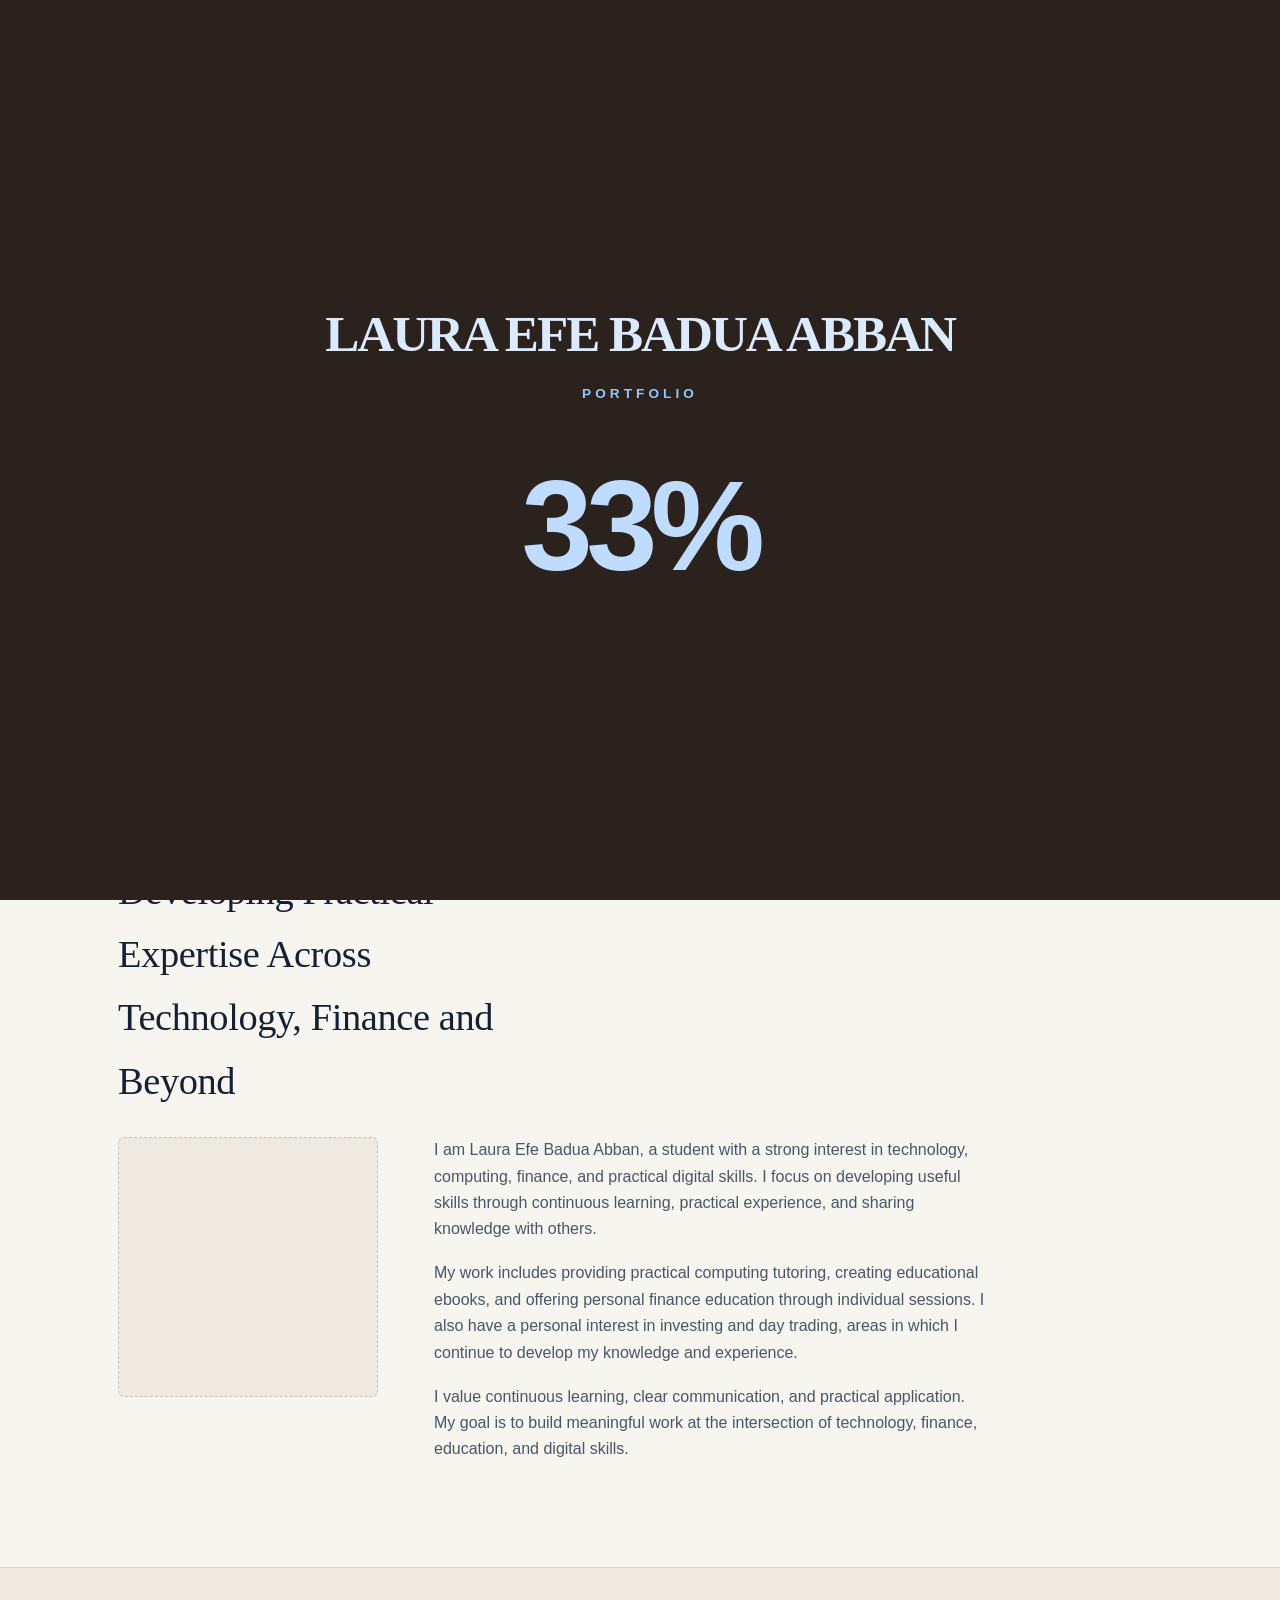
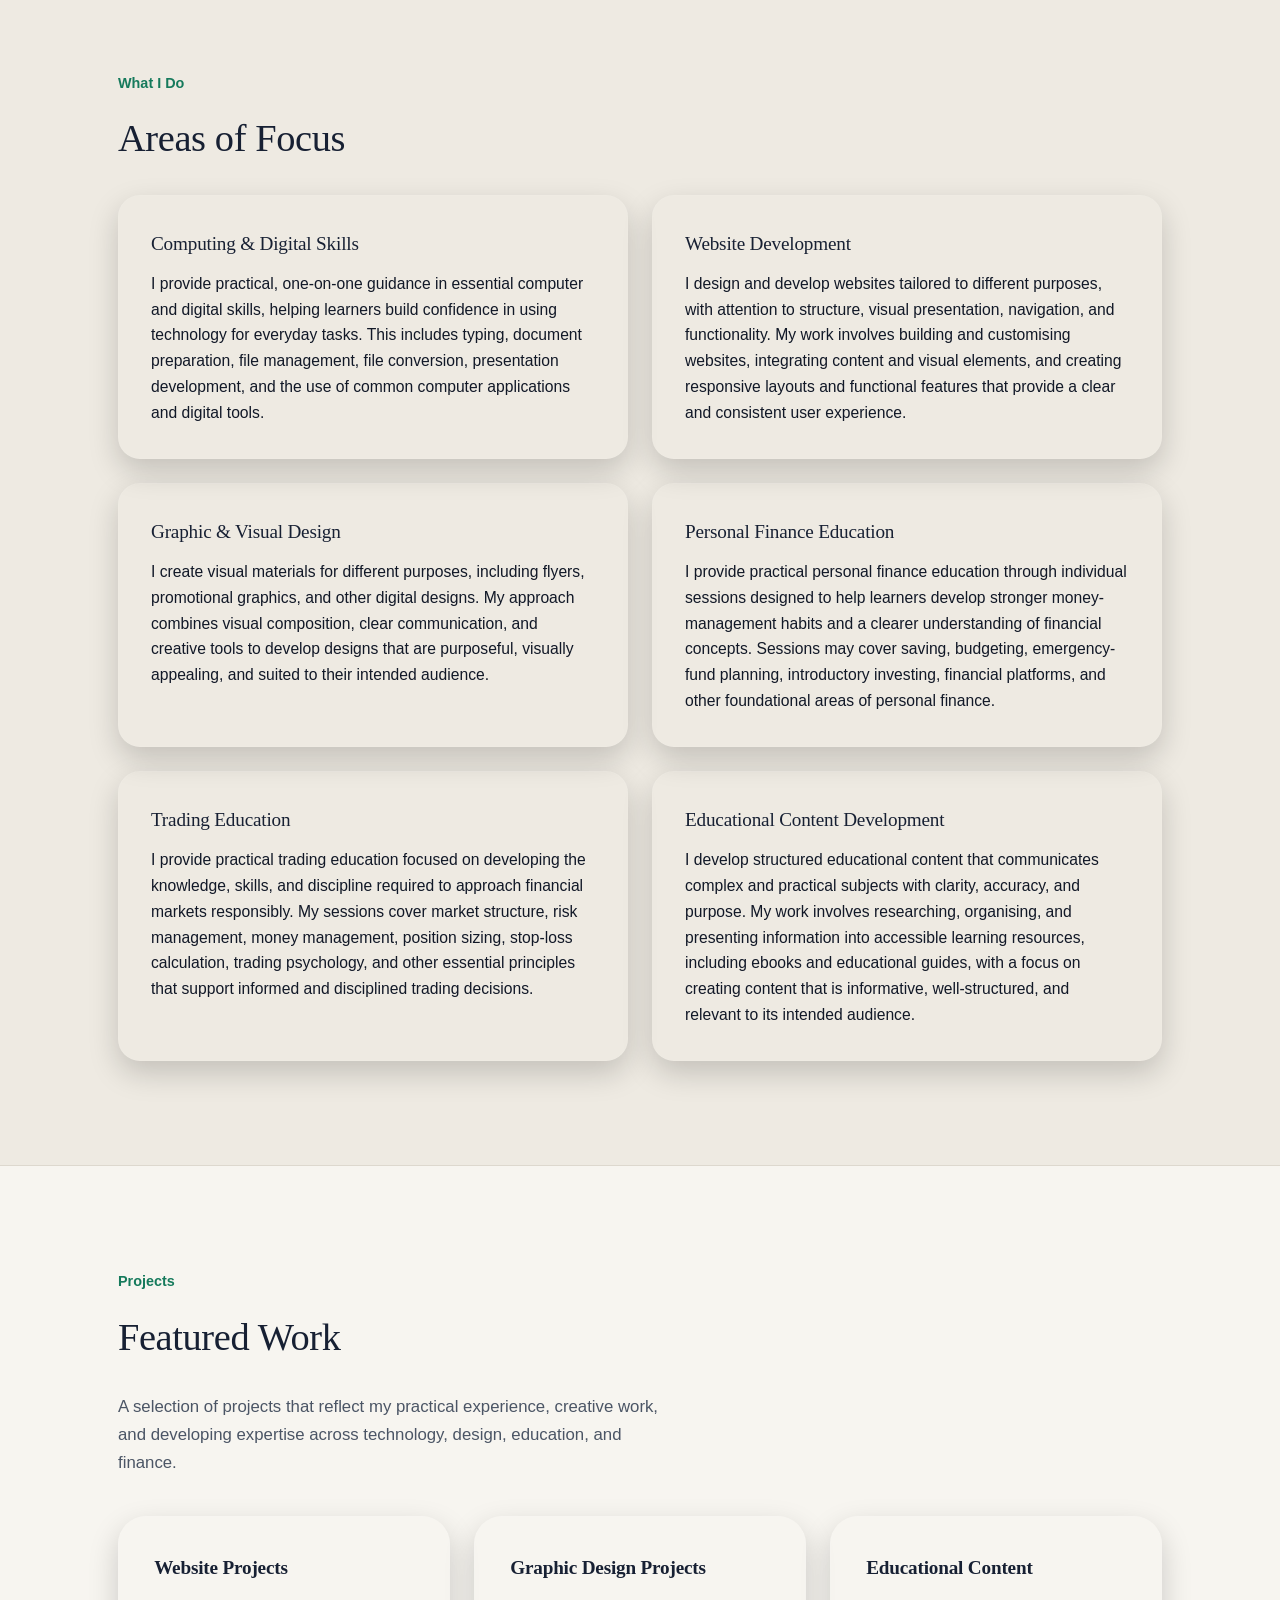
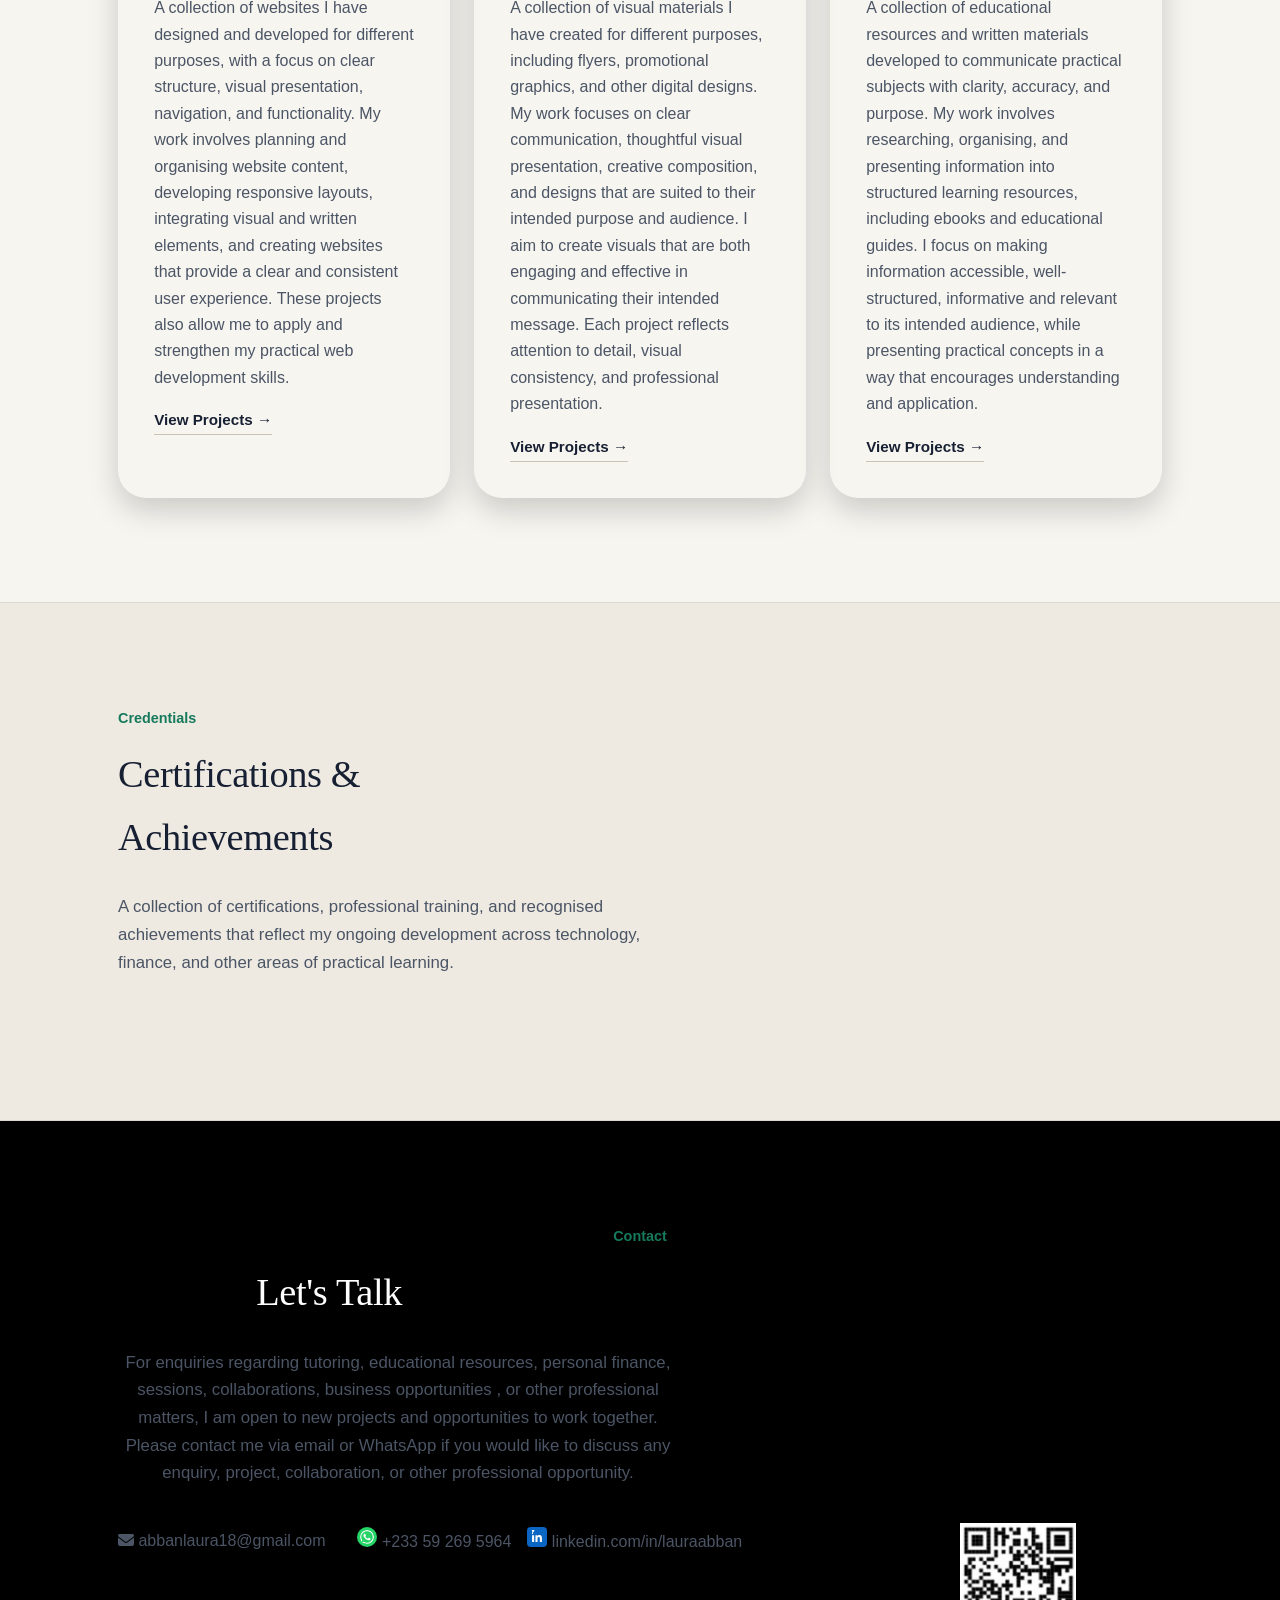
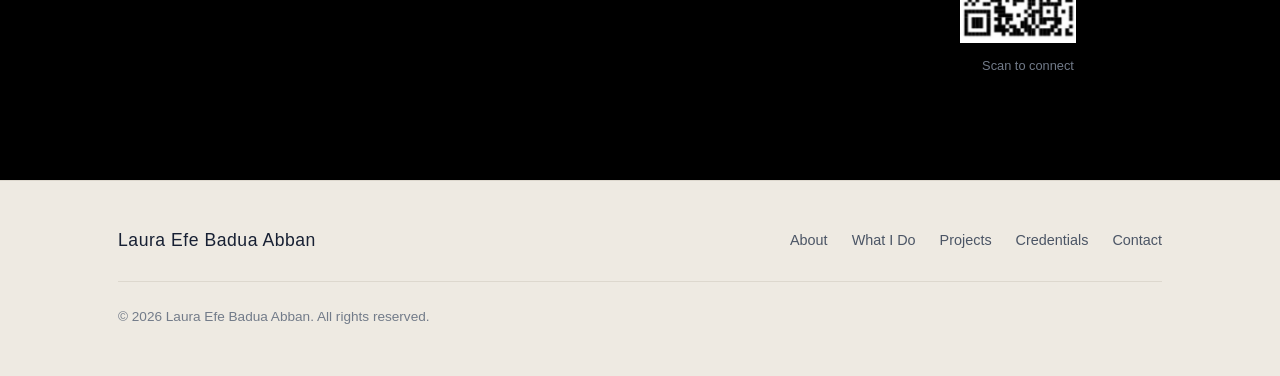
<file: index.html>
<!DOCTYPE html>
<html lang="en">
<head>
  <meta charset="UTF-8">
  <meta name="viewport" content="width=device-width, initial-scale=1.0">

  <meta
    name="description"
    content="Laura Efe Badua Abban — student, computing tutor, educational writer, personal finance educator, investor, and day trader."
  >

  <title>Laura Efe Badua Abban | Portfolio</title>

  <link rel="stylesheet" href="style.css">
  <link
  rel="stylesheet"

  href="https:cdnjs.cloudflare.com/ajax/libs/font-awesome/6.7.2/css/all.min.css"
  >

</head>

<body>

  <!-- =========================
       PRELOADER
       ========================= -->

  <div class="preloader" id="preloader">
    <div class="preloader-content">
      <h2 class="preloader-name">LAURA EFE BADUA ABBAN</h2>
      <p class="preloader-label">PORTFOLIO</p>
      <div class="preloader-count" id="preloadCount">0%</div>
    </div>
  </div>


  <!-- =========================
       HEADER / NAVIGATION
       ========================= -->

  <header class="site-header">
    <div class="nav-wrap nav-card">

      <a href="#home" class="nav-logo">
        Laura Efe Badua Abban
      </a>

      <button
        class="nav-toggle"
        id="navToggle"
        aria-label="Open navigation"
        aria-expanded="false"
        type="button"
      >
        <span></span>
        <span></span>
        <span></span>
      </button>

      <nav class="nav-menu" id="navMenu">
        <a href="#about" class="nav-link">About</a>
        <a href="#what-i-do" class="nav-link">What I Do</a>
        <a href="#projects" class="nav-link">Projects</a>
        <a href="#credentials" class="nav-link">Credentials</a>
        <a href="#contact" class="nav-link nav-cta">Contact</a>
      </nav>

    </div>
  </header>


  <main>

    <!-- =========================
         HERO
         ========================= -->

    <section class="hero" id="home">
      <div class="hero-inner">

        <h1 class="hero-name hero-item hero-name-item">
          <span class="name-word name-word-1">Laura</span>
          <span class="name-word name-word-2">Efe</span>
          <span class="name-word name-word-3">Badua</span>
          <span class="name-word name-word-4">Abban</span>
        </h1>

        <p class="hero-tagline hero-item hero-tagline-item">
          I provide practical computing support, develop educational content,
          and offer personal finance education through individual sessions.
          My interests also include investing, day trading, and the continued
          development of practical skills across technology and finance.
        </p>

        <div class="hero-actions hero-item hero-actions-item">
          <a href="#projects" class="btn btn-primary">
            See My Work
          </a>

          <a href="#contact" class="btn btn-ghost">
            Get in Touch
          </a>
        </div>

      </div>
    </section>


    <!-- =========================
         ABOUT
         ========================= -->

    <section class="section reveal" id="about">
      <div class="section-inner">

        <p class="section-label">About</p>

        <h2 class="section-title about-reveal about-heading">
          Developing Practical Expertise Across Technology, Finance and Beyond
        </h2>

        <div class="about-grid">

          <div class="photo-frame">
            <div class="photo-placeholder">
            </div>
          </div>

          <div class="about-text">

            <p class="about-reveal about-paragraph-1">
              I am Laura Efe Badua Abban, a student with a strong interest in
              technology, computing, finance, and practical digital skills.
              I focus on developing useful skills through continuous learning,
              practical experience, and sharing knowledge with others.
            </p>

            <p class="about-reveal about-paragraph-2">
              My work includes providing practical computing tutoring, creating
              educational ebooks, and offering personal finance education
              through individual sessions. I also have a personal interest in
              investing and day trading, areas in which I continue to develop
              my knowledge and experience.
            </p>

            <p class="about-reveal about-paragraph-3">
              I value continuous learning, clear communication, and practical
              application. My goal is to build meaningful work at the
              intersection of technology, finance, education, and digital skills.
            </p>

          </div>

        </div>

      </div>
    </section>


    <!-- =========================
         WHAT I DO
         ========================= -->

    <section class="section section-alt reveal" id="what-i-do">
      <div class="section-inner">

        <p class="section-label">What I Do</p>

        <h2 class="section-title">
          Areas of Focus
        </h2>

        <div class="cards-grid">

          <article class="skill-card whatido-reveal">
            <h3>Computing &amp; Digital Skills</h3>

            <p>
              I provide practical, one-on-one guidance in essential computer
              and digital skills, helping learners build confidence in using
              technology for everyday tasks. This includes typing, document
              preparation, file management, file conversion, presentation
              development, and the use of common computer applications and
              digital tools.
            </p>
          </article>


          <article class="skill-card whatido-reveal">
            <h3>Website Development</h3>

            <p>
              I design and develop websites tailored to different purposes,
              with attention to structure, visual presentation, navigation,
              and functionality. My work involves building and customising
              websites, integrating content and visual elements, and creating
              responsive layouts and functional features that provide a clear
              and consistent user experience.
            </p>
          </article>


          <article class="skill-card whatido-reveal">
            <h3>Graphic &amp; Visual Design</h3>

            <p>
              I create visual materials for different purposes, including
              flyers, promotional graphics, and other digital designs. My
              approach combines visual composition, clear communication, and
              creative tools to develop designs that are purposeful, visually
              appealing, and suited to their intended audience.
            </p>
          </article>


          <article class="skill-card whatido-reveal">
            <h3>Personal Finance Education</h3>

            <p>
              I provide practical personal finance education through individual
              sessions designed to help learners develop stronger money-management
              habits and a clearer understanding of financial concepts. Sessions
              may cover saving, budgeting, emergency-fund planning, introductory
              investing, financial platforms, and other foundational areas of
              personal finance.
            </p>
          </article>


          <article class="skill-card whatido-reveal">
            <h3>Trading Education</h3>

            <p>
              I provide practical trading education focused on developing the
              knowledge, skills, and discipline required to approach financial
              markets responsibly. My sessions cover market structure, risk
              management, money management, position sizing, stop-loss
              calculation, trading psychology, and other essential principles
              that support informed and disciplined trading decisions.
            </p>
          </article>


          <article class="skill-card whatido-reveal">
            <h3>Educational Content Development</h3>

            <p>
              I develop structured educational content that communicates
              complex and practical subjects with clarity, accuracy, and
              purpose. My work involves researching, organising, and presenting
              information into accessible learning resources, including ebooks
              and educational guides, with a focus on creating content that is
              informative, well-structured, and relevant to its intended audience.
            </p>
          </article>

        </div>

      </div>
    </section>


    <!-- =========================
         PROJECTS
         ========================= -->

    <section class="section reveal" id="projects">
      <div class="section-inner">

        <p class="section-label">Projects</p>

        <h2 class="section-title">
          Featured Work
        </h2>

        <p class="section-intro">
          A selection of projects that reflect my practical experience,
          creative work, and developing expertise across technology, design,
          education, and finance.
        </p>

        <div class="cards-grid projects-grid">

          <article class="project-card projects-reveal">

            <h3 class="project-category-title">
              Website Projects
            </h3>

            <p>
              A collection of websites I have designed and developed for
              different purposes, with a focus on clear structure, visual
              presentation, navigation, and functionality. My work involves
              planning and organising website content, developing responsive
              layouts, integrating visual and written elements, and creating
              websites that provide a clear and consistent user experience.
              These projects also allow me to apply and strengthen my practical
              web development skills.
            </p>

            <a href="website-projects.html" class="project-link">
              View Projects →
            </a>

          </article>


          <article class="project-card projects-reveal">

            <h3 class="project-category-title">
              Graphic Design Projects
            </h3>

            <p>
              A collection of visual materials I have created for different
              purposes, including flyers, promotional graphics, and other
              digital designs. My work focuses on clear communication,
              thoughtful visual presentation, creative composition, and designs
              that are suited to their intended purpose and audience. I aim to
              create visuals that are both engaging and effective in
              communicating their intended message. Each project reflects
              attention to detail, visual consistency, and professional
              presentation.
            </p>

            <a href="graphic-design.html" class="project-link">
              View Projects →
            </a>

          </article>


          <article class="project-card projects-reveal">

            <h3 class="project-category-title">
              Educational Content
            </h3>

            <p>
              A collection of educational resources and written materials
              developed to communicate practical subjects with clarity,
              accuracy, and purpose. My work involves researching, organising,
              and presenting information into structured learning resources,
              including ebooks and educational guides. I focus on making
              information accessible, well-structured, informative and
              relevant to its intended audience, while presenting practical
              concepts in a way that encourages understanding and application.
            </p>

            <a href="educational-content.html" class="project-link">
              View Projects →
            </a>

          </article>

        </div>

      </div>
    </section>


    <!-- =========================
         CREDENTIALS
         ========================= -->

    <section class="section section-alt reveal" id="credentials">
      <div class="section-inner">

        <p class="section-label">
          Credentials
        </p>

        <h2 class="section-title">
          Certifications &amp; Achievements
        </h2>

        <p class="section-intro">
          A collection of certifications, professional training, and recognised
          achievements that reflect my ongoing development across technology,
          finance, and other areas of practical learning.
        </p>

      </div>
    </section>


    <!-- =========================
         CONTACT
         ========================= -->

    <section class="section reveal" id="contact">
      <div class="section-inner contact-inner">

        <p class="section-label">
          Contact
        </p>

        <h2 class="section-title">
          Let's Talk
        </h2>

        <p class="section-intro contact-intro">
        For enquiries regarding tutoring, educational resources, 
        personal finance, sessions, collaborations, business opportunities
        , or other professional matters, I am open to new projects and 
        opportunities to work together. Please contact me via email or WhatsApp 
        if you would like to discuss any enquiry, project, collaboration, or other professional opportunity.
        </p>
        <div class="hero-actions">

          <a
            href="mailto:abbanlaura18@gmail.com"
            class="contact-link"
          >
          <i class="fa-solid fa-envelope contact-icon" aria-hidden="true"></i>
          <span>abbanlaura18@gmail.com</span>
          </a>

          <a
            href="https://wa.me/233592695964"
            class="contact-link"
            target="_blank"
            rel="noopener noreferrer"
          >
           <a
  href="https://wa.me/233592695964"
  class="contact-link"
  target="_blank"
  rel="noopener noreferrer"
>
  <svg class="contact-icon whatsapp-icon" viewBox="0 0 24 24" aria-hidden="true" width="20" height="20" style="width:20px;height:20px;min-width:20px;padding:3px;border-radius:50%;background:#25D366;color:#fff;box-sizing:border-box;">
    <path fill="currentColor" d="M20.52 3.48A11.87 11.87 0 0 0 12.04 0C5.5 0 .17 5.33.17 11.87c0 2.09.55 4.13 1.6 5.94L.07 24l6.34-1.66a11.82 11.82 0 0 0 5.63 1.43h.01c6.54 0 11.87-5.33 11.87-11.87 0-3.17-1.23-6.15-3.4-8.42ZM12.05 21.78h-.01a9.87 9.87 0 0 1-5.03-1.37l-.36-.21-3.76.99 1-3.67-.23-.38a9.84 9.84 0 0 1-1.5-5.27c0-5.44 4.43-9.87 9.88-9.87 2.63 0 5.1 1.03 6.96 2.9a9.82 9.82 0 0 1 2.91 6.97c0 5.45-4.43 9.88-9.86 9.88Zm5.42-7.4c-.3-.15-1.77-.87-2.04-.97-.27-.1-.47-.15-.67.15-.2.3-.77.97-.94 1.17-.17.2-.35.22-.65.07-.3-.15-1.26-.46-2.4-1.48-.89-.79-1.49-1.77-1.66-2.07-.17-.3-.02-.46.13-.61.14-.14.3-.35.45-.52.15-.17.2-.3.3-.5.1-.2.05-.37-.03-.52-.07-.15-.67-1.61-.92-2.2-.24-.58-.49-.5-.67-.51h-.57c-.2 0-.52.07-.8.37-.27.3-1.04 1.02-1.04 2.49s1.07 2.89 1.22 3.09c.15.2 2.1 3.2 5.08 4.49.71.31 1.26.49 1.69.63.71.23 1.36.2 1.87.12.57-.08 1.77-.72 2.02-1.41.25-.7.25-1.29.17-1.41-.07-.12-.27-.2-.57-.35Z"/>
  </svg>

  <span>+233 59 269 5964</span>
</a>

          <a
            <a
  href="https://www.linkedin.com/in/lauraabban/"
  class="contact-link"
  target="_blank"
  rel="noopener noreferrer"
>
  <svg class="contact-icon linkedin-icon" viewBox="0 0 24 24" aria-hidden="true" width="20" height="20" style="width:20px;height:20px;min-width:20px;padding:3px;border-radius:4px;background:#0A66C2;color:#fff;box-sizing:border-box;">
    <path fill="currentColor" d="M20.45 20.45h-3.56v-5.57c0-1.33-.03-3.04-1.85-3.04-1.85 0-2.14 1.45-2.14 2.94v5.67H9.34V8.98h3.42v1.57h.05c.48-.9 1.64-1.85 3.38-1.85 3.61 0 4.28 2.38 4.28 5.47v6.28ZM5.32 7.4a2.06 2.06 0 1 1 0-4.12 2.06 2.06 0 0 1 0-4.12 2.06 2.06 0 0 1 0 4.12ZM3.54 20.45H7.1V8.98H3.54v11.47Z"/>
  </svg>
  <span>linkedin.com/in/lauraabban</span>
</a>

        </div>

        <div class="contact-qr">

          <img
            src="whatsapp-qr.jpg"
            alt="WhatsApp QR Code"
          >

          <p>
            Scan to connect
          </p>

        </div>

      </div>
    </section>

  </main>


  <!-- =========================
       FOOTER
       ========================= -->

  <footer class="site-footer">

    <div class="footer-inner">

      <p class="footer-name">
        Laura Efe Badua Abban
      </p>

      <nav class="footer-nav">
        <a href="#about">About</a>
        <a href="#what-i-do">What I Do</a>
        <a href="#projects">Projects</a>
        <a href="#credentials">Credentials</a>
        <a href="#contact">Contact</a>
      </nav>

      <p class="footer-copy">
        © 2026 Laura Efe Badua Abban. All rights reserved.
      </p>

    </div>

  </footer>


  <script src="script.js"></script>

</body>
</html>
</file>
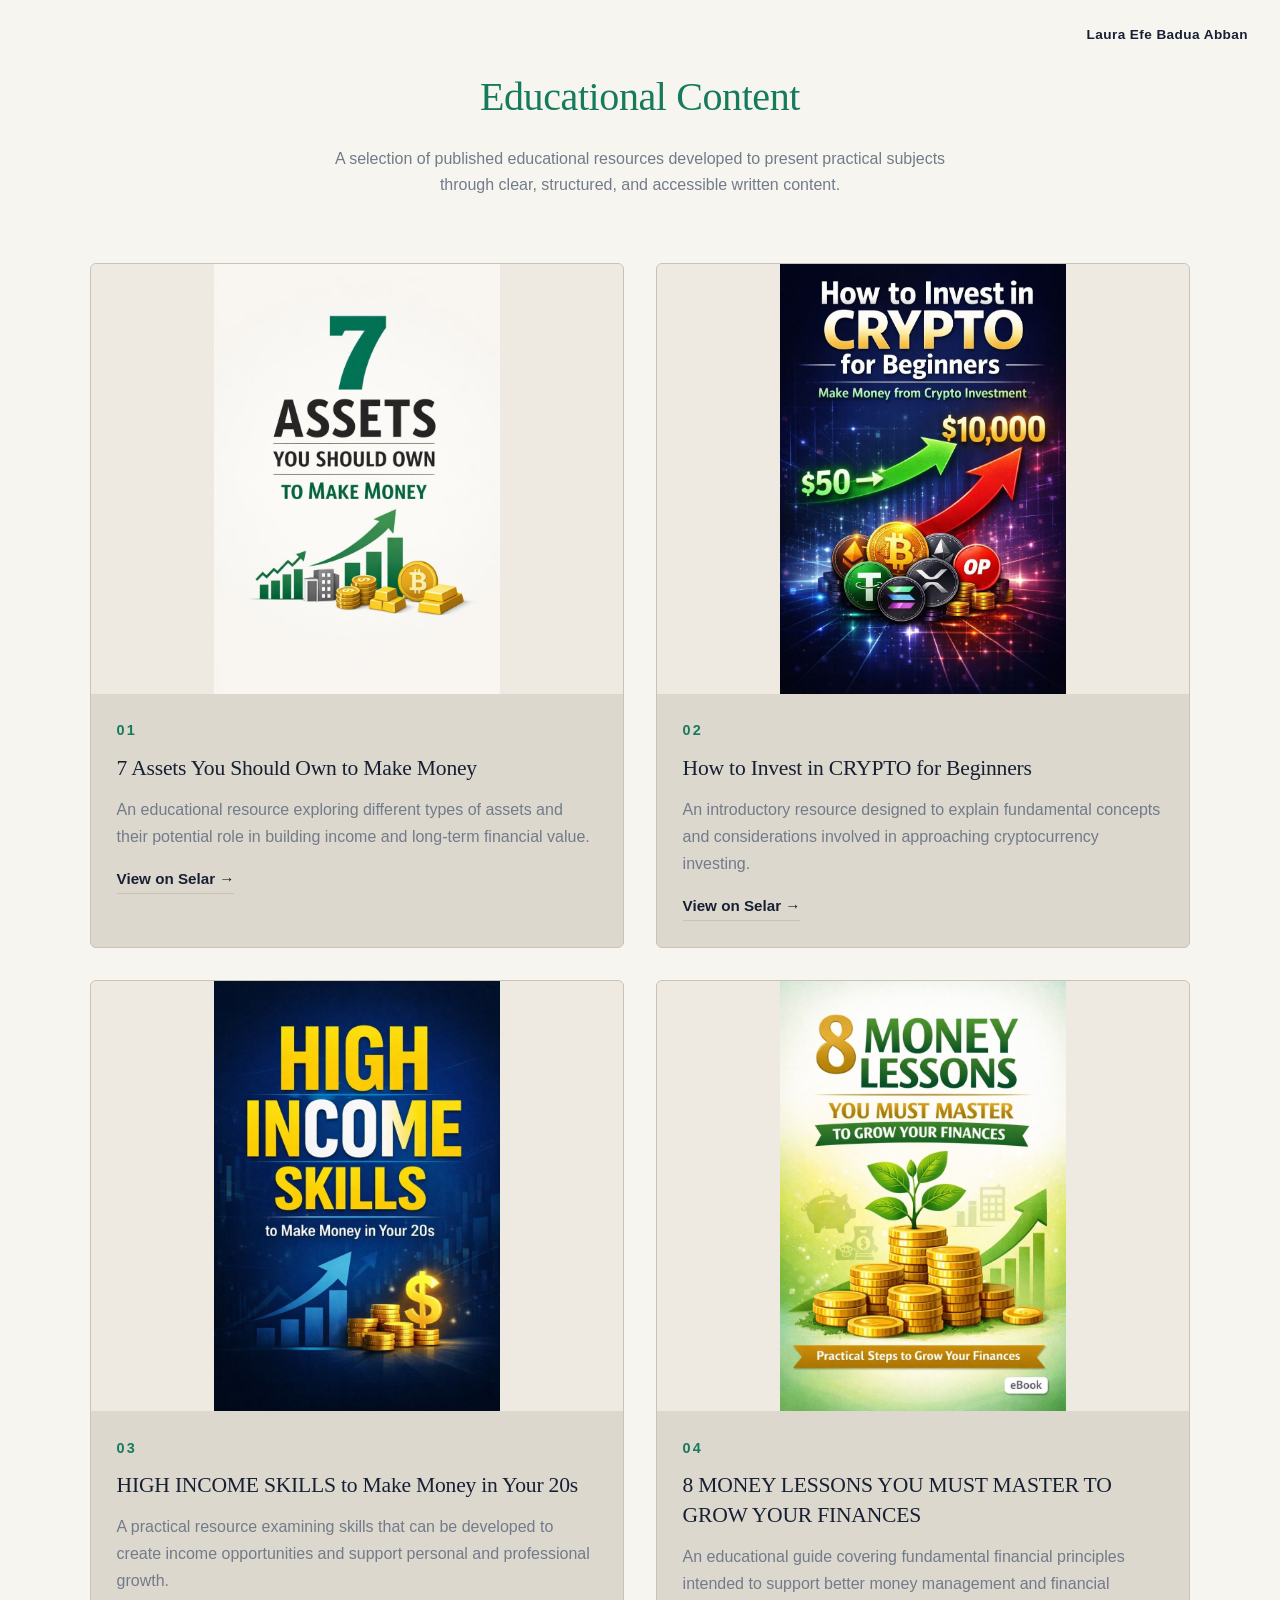
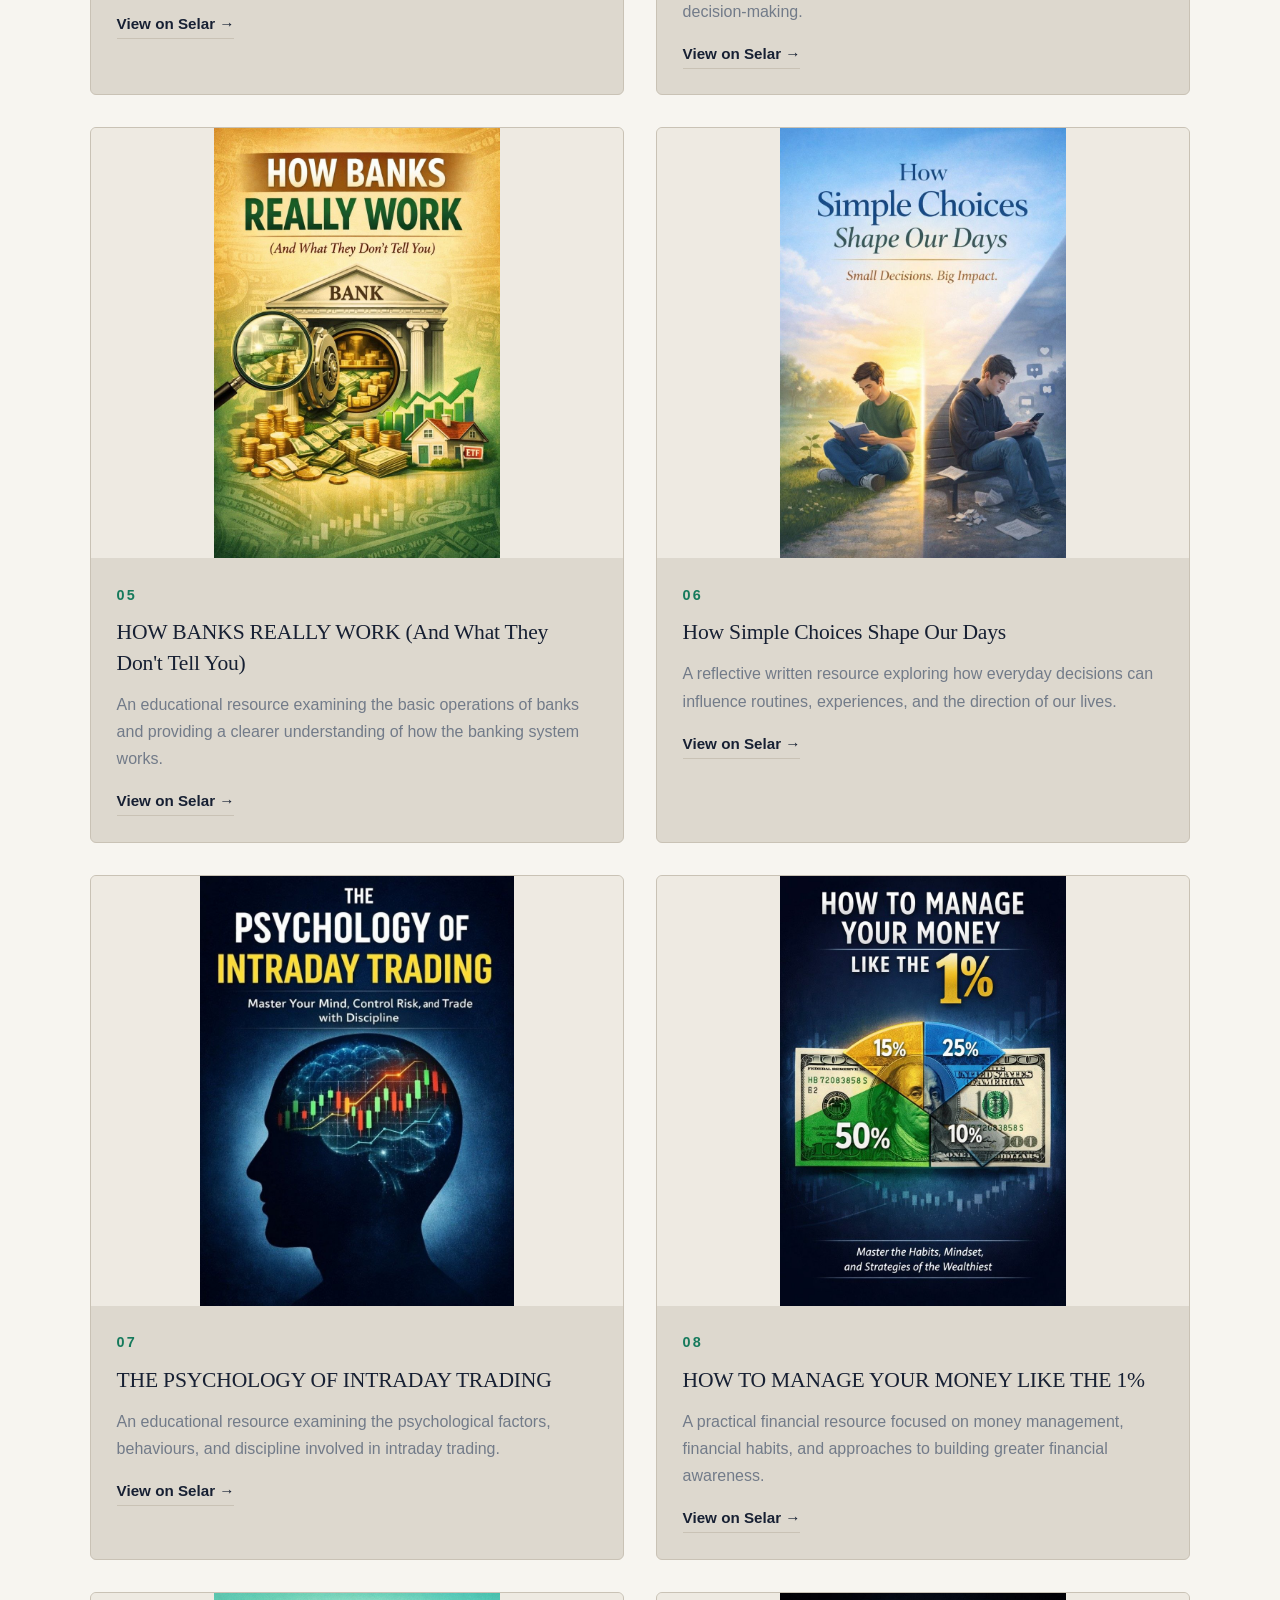
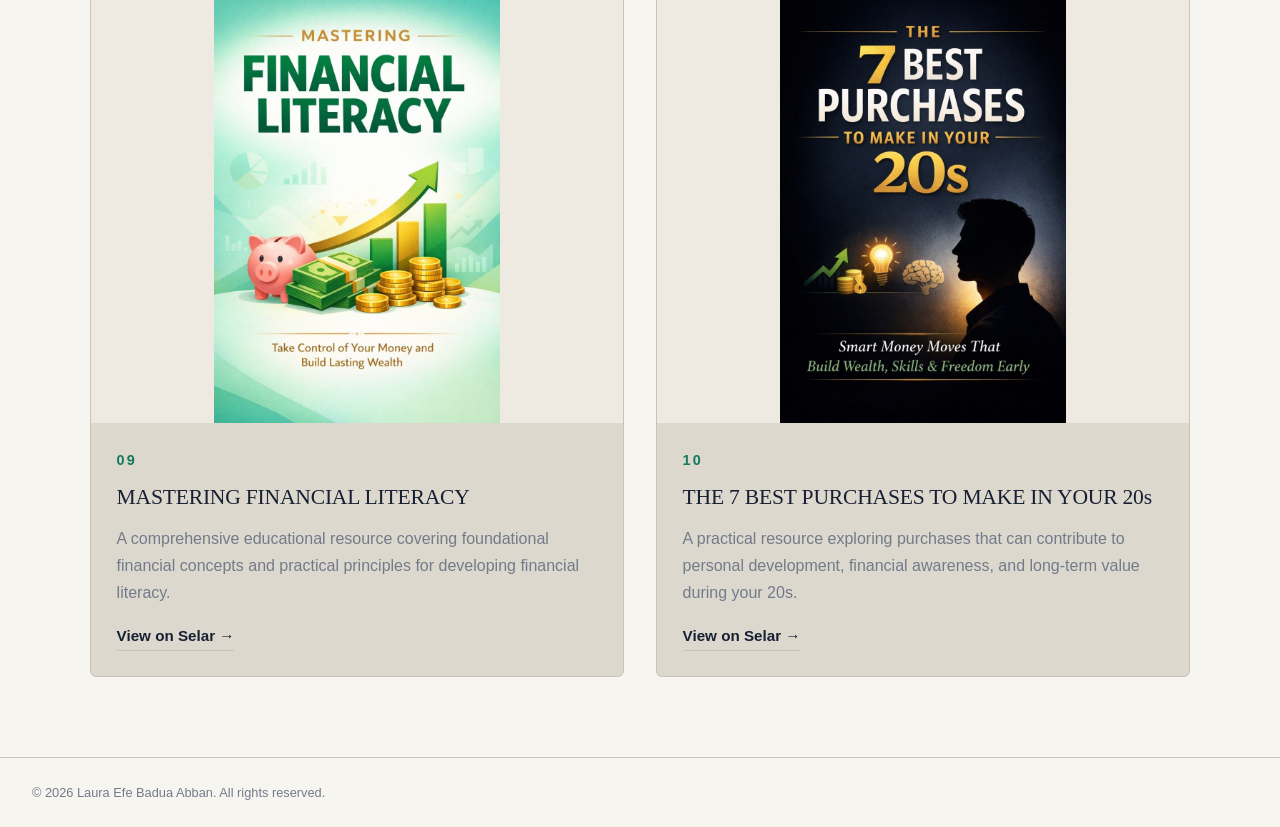
<file: educational-content.html>
<!DOCTYPE html>
<html lang="en">
<head>
  <meta charset="UTF-8">
  <meta name="viewport" content="width=device-width, initial-scale=1.0">

  <title>Educational Content | Laura Efe Badua Abban</title>

  <link rel="stylesheet" href="style.css">
</head>

<body>

    <div class="project-brand">Laura Efe Badua Abban</div>

  <header class="projects-header">
    <h1>Educational Content</h1>

    <p>
      A selection of published educational resources developed to present
      practical subjects through clear, structured, and accessible written content.
    </p>
  </header>


  <main>

    <section class="educational-content-grid">

      <!-- Ebook 01 -->
      <article class="educational-content-card">

        <img
          src="7-assets-you-should-own.jpg"
          alt="7 Assets You Should Own to Make Money"
        >

        <div class="educational-content-details">

          <p class="project-number">01</p>

          <h2>7 Assets You Should Own to Make Money</h2>

          <p>
            An educational resource exploring different types of assets and
            their potential role in building income and long-term financial value.
          </p>

          <a
            href="https://selar.com/000f747a83"
            target="_blank"
            rel="noopener noreferrer"
          >
            View on Selar →
          </a>

        </div>

      </article>


      <!-- Ebook 02 -->
      <article class="educational-content-card">

        <img
          src="how-to-invest-in-crypto.jpg"
          alt="How to Invest in Crypto for Beginners"
        >

        <div class="educational-content-details">

          <p class="project-number">02</p>

          <h2>How to Invest in CRYPTO for Beginners</h2>

          <p>
            An introductory resource designed to explain fundamental concepts
            and considerations involved in approaching cryptocurrency investing.
          </p>

          <a
            href="https://selar.com/w0v60h1701"
            target="_blank"
            rel="noopener noreferrer"
          >
            View on Selar →
          </a>

        </div>

      </article>


      <!-- Ebook 03 -->
      <article class="educational-content-card">

        <img
          src="high-income-skills.jpg"
          alt="High Income Skills to Make Money in Your 20s"
        >

        <div class="educational-content-details">

          <p class="project-number">03</p>

          <h2>HIGH INCOME SKILLS to Make Money in Your 20s</h2>

          <p>
            A practical resource examining skills that can be developed to
            create income opportunities and support personal and professional growth.
          </p>

          <a
            href="https://selar.com/414cv93438"
            target="_blank"
            rel="noopener noreferrer"
          >
            View on Selar →
          </a>

        </div>

      </article>


      <!-- Ebook 04 -->
      <article class="educational-content-card">

        <img
          src="8-money-lessons.jpg"
          alt="8 Money Lessons You Must Master to Grow Your Finances"
        >

        <div class="educational-content-details">

          <p class="project-number">04</p>

          <h2>8 MONEY LESSONS YOU MUST MASTER TO GROW YOUR FINANCES</h2>

          <p>
            An educational guide covering fundamental financial principles
            intended to support better money management and financial decision-making.
          </p>

          <a
            href="https://selar.com/2441106o88"
            target="_blank"
            rel="noopener noreferrer"
          >
            View on Selar →
          </a>

        </div>

      </article>


      <!-- Ebook 05 -->
      <article class="educational-content-card">

        <img
          src="how-banks-really-work.jpg"
          alt="How Banks Really Work"
        >

        <div class="educational-content-details">

          <p class="project-number">05</p>

          <h2>HOW BANKS REALLY WORK (And What They Don't Tell You)</h2>

          <p>
            An educational resource examining the basic operations of banks
            and providing a clearer understanding of how the banking system works.
          </p>

          <a
            href="https://selar.com/8679368371"
            target="_blank"
            rel="noopener noreferrer"
          >
            View on Selar →
          </a>

        </div>

      </article>


      <!-- Ebook 06 -->
      <article class="educational-content-card">

        <img
          src="how-simple-choices-shape-our-days.jpg"
          alt="How Simple Choices Shape Our Days"
        >

        <div class="educational-content-details">

          <p class="project-number">06</p>

          <h2>How Simple Choices Shape Our Days</h2>

          <p>
            A reflective written resource exploring how everyday decisions
            can influence routines, experiences, and the direction of our lives.
          </p>

          <a
            href="https://selar.com/41779339w6"
            target="_blank"
            rel="noopener noreferrer"
          >
            View on Selar →
          </a>

        </div>

      </article>


      <!-- Ebook 07 -->
      <article class="educational-content-card">

        <img
          src="psychology-of-intraday-trading.jpg"
          alt="The Psychology of Intraday Trading"
        >

        <div class="educational-content-details">

          <p class="project-number">07</p>

          <h2>THE PSYCHOLOGY OF INTRADAY TRADING</h2>

          <p>
            An educational resource examining the psychological factors,
            behaviours, and discipline involved in intraday trading.
          </p>

          <a
            href="https://selar.com/44146nu610"
            target="_blank"
            rel="noopener noreferrer"
          >
            View on Selar →
          </a>

        </div>

      </article>


      <!-- Ebook 08 -->
      <article class="educational-content-card">

        <img
          src="manage-your-money-like-the-1-percent.jpg"
          alt="How to Manage Your Money Like the 1 Percent"
        >

        <div class="educational-content-details">

          <p class="project-number">08</p>

          <h2>HOW TO MANAGE YOUR MONEY LIKE THE 1%</h2>

          <p>
            A practical financial resource focused on money management,
            financial habits, and approaches to building greater financial awareness.
          </p>

          <a
            href="https://selar.com/l83fq452v8"
            target="_blank"
            rel="noopener noreferrer"
          >
            View on Selar →
          </a>

        </div>

      </article>


      <!-- Ebook 09 -->
      <article class="educational-content-card">

        <img
          src="mastering-financial-literacy.jpg"
          alt="Mastering Financial Literacy"
        >

        <div class="educational-content-details">

          <p class="project-number">09</p>

          <h2>MASTERING FINANCIAL LITERACY</h2>

          <p>
            A comprehensive educational resource covering foundational
            financial concepts and practical principles for developing financial literacy.
          </p>

          <a
            href="https://selar.com/v94u7wl084"
            target="_blank"
            rel="noopener noreferrer"
          >
            View on Selar →
          </a>

        </div>

      </article>


      <!-- Ebook 10 -->
      <article class="educational-content-card">

        <img
          src="7-best-purchases-in-your-20s.jpg"
          alt="The 7 Best Purchases to Make in Your 20s"
        >

        <div class="educational-content-details">

          <p class="project-number">10</p>

          <h2>THE 7 BEST PURCHASES TO MAKE IN YOUR 20s</h2>

          <p>
            A practical resource exploring purchases that can contribute to
            personal development, financial awareness, and long-term value during your 20s.
          </p>

          <a
            href="https://selar.com/8426k68742"
            target="_blank"
            rel="noopener noreferrer"
          >
            View on Selar →
          </a>

        </div>

      </article>

    </section>

  </main>

  <footer class="project-footer">
  <p>© 2026 Laura Efe Badua Abban. All rights reserved.</p>
</footer>

</body>
</html>
</file>
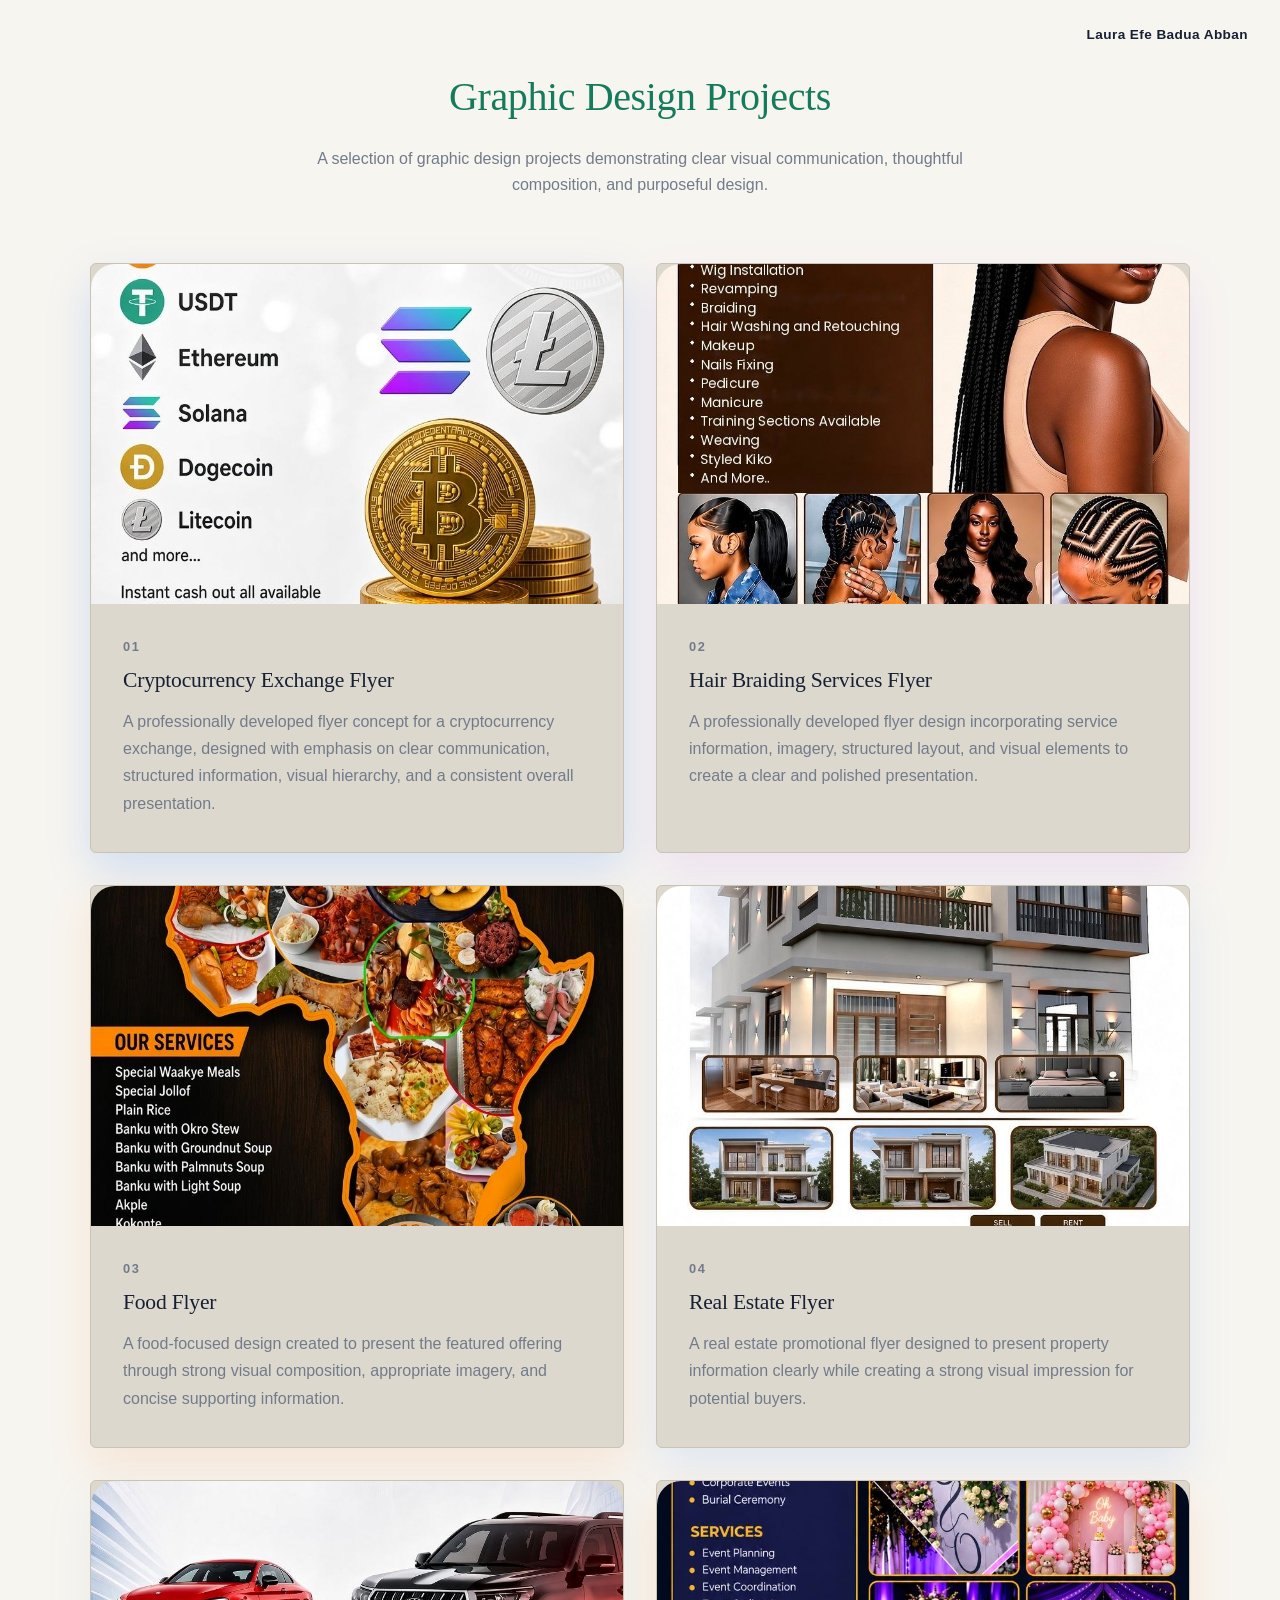
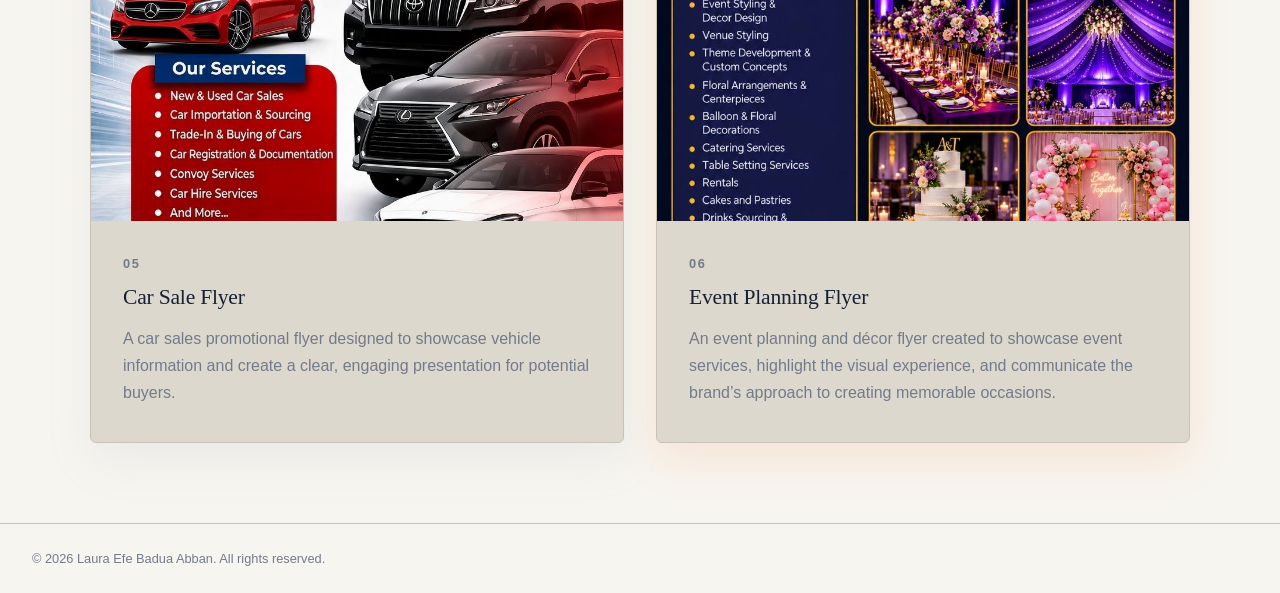
<file: graphic-design.html>
<!DOCTYPE html>
<html lang="en">
<head>
  <meta charset="UTF-8">
  <meta name="viewport" content="width=device-width, initial-scale=1.0">
  <title>Graphic Design Projects | Laura Efe Badua Abban</title>
  <link rel="stylesheet" href="style.css">
</head>

<body>

 <div class="project-brand">Laura Efe Badua Abban</div>

  <header class="projects-header">
    <h1>Graphic Design Projects</h1>
    <p>A selection of graphic design projects demonstrating clear visual communication,
     thoughtful composition, and purposeful design.
    </p>
  </header>

  <main>

    <section class="graphic-projects-grid">

      <article class="graphic-project-card crypto-project-card">
      <a href="graphic-project-view.html?project=crypto">
        <img class="graphic-project-image" src="Crypto Exchange Promotional Flyer.jpg" alt="Crypto Exchange Promotional Flyer">
        </a>

        <div class="graphic-project-content">
          <p class="project-number">01</p>
          <h2>Cryptocurrency Exchange Flyer</h2>
          <p>
  A professionally developed flyer concept for a cryptocurrency exchange,
  designed with emphasis on clear communication, structured information,
  visual hierarchy, and a consistent overall presentation.
          </p>
        </div>
      </article>

      <article class="graphic-project-card hair-project-card">
        <a href="graphic-project-view.html?project=hair">
     <img class="graphic-project-image" src="Hair Braiding Services Promotional Flyer.jpg" alt="Hair Braiding Services Promotional Flyer">
      </a>

        <div class="graphic-project-content">
          <p class="project-number">02</p>

         <h2>Hair Braiding Services Flyer</h2>

<p>
  A professionally developed flyer design incorporating service information,
  imagery, structured layout, and visual elements to create a clear and
  polished presentation.
</p>
        </div>
      </article>

      <article class="graphic-project-card food-project-card">
       <a href="graphic-project-view.html?project=food">
     <img class="graphic-project-image" src="Food Promotional Flyer.jpg" alt="Food Promotional Flyer">
      </a>

        <div class="graphic-project-content">
          <p class="project-number">03</p>

<h2>Food Flyer</h2>

<p>
  A food-focused design created to present the featured offering through
  strong visual composition, appropriate imagery, and concise supporting
  information.
     </p>
        </div>
      </article>

      <article class="graphic-project-card realestate-project-card">
      <a href="graphic-project-view.html?project=realestate">
     <img class="graphic-project-image" src="real-estate-flyer.jpg" alt="Real Estate Flyer">
     </a>

  <div class="graphic-project-content">
    <p class="project-number">04</p>

    <h2>Real Estate Flyer</h2>

    <p>
      A real estate promotional flyer designed to present property information
      clearly while creating a strong visual impression for potential buyers.
    </p>
  </div>
</article>

<article class="graphic-project-card car-project-card">
  <a href="graphic-project-view.html?project=car">
  <img class="graphic-project-image" src="car-sale-flyer.jpg" alt="Car Sale Flyer">
  </a>

  <div class="graphic-project-content">
    <p class="project-number">05</p>

    <h2>Car Sale Flyer</h2>

    <p>
      A car sales promotional flyer designed to showcase vehicle information
      and create a clear, engaging presentation for potential buyers.
    </p>
  </div>
</article>

<article class="graphic-project-card food-project-card">
  <a href="graphic-project-view.html?project=event">
  <img class="graphic-project-image" src="event-planning-flyer.jpg" alt="Event Planning Flyer">
</a>
  <div class="graphic-project-content">
    <p class="project-number">06</p>

    <h2>Event Planning Flyer</h2>

    <p>
      An event planning and décor flyer created to showcase event services,
      highlight the visual experience, and communicate the brand’s approach to
      creating memorable occasions.
    </p>
  </div>
</article>

    </section>

  </main>

  <footer class="project-footer">
  <p>© 2026 Laura Efe Badua Abban. All rights reserved.</p>
</footer>

</body>
</html>
</file>
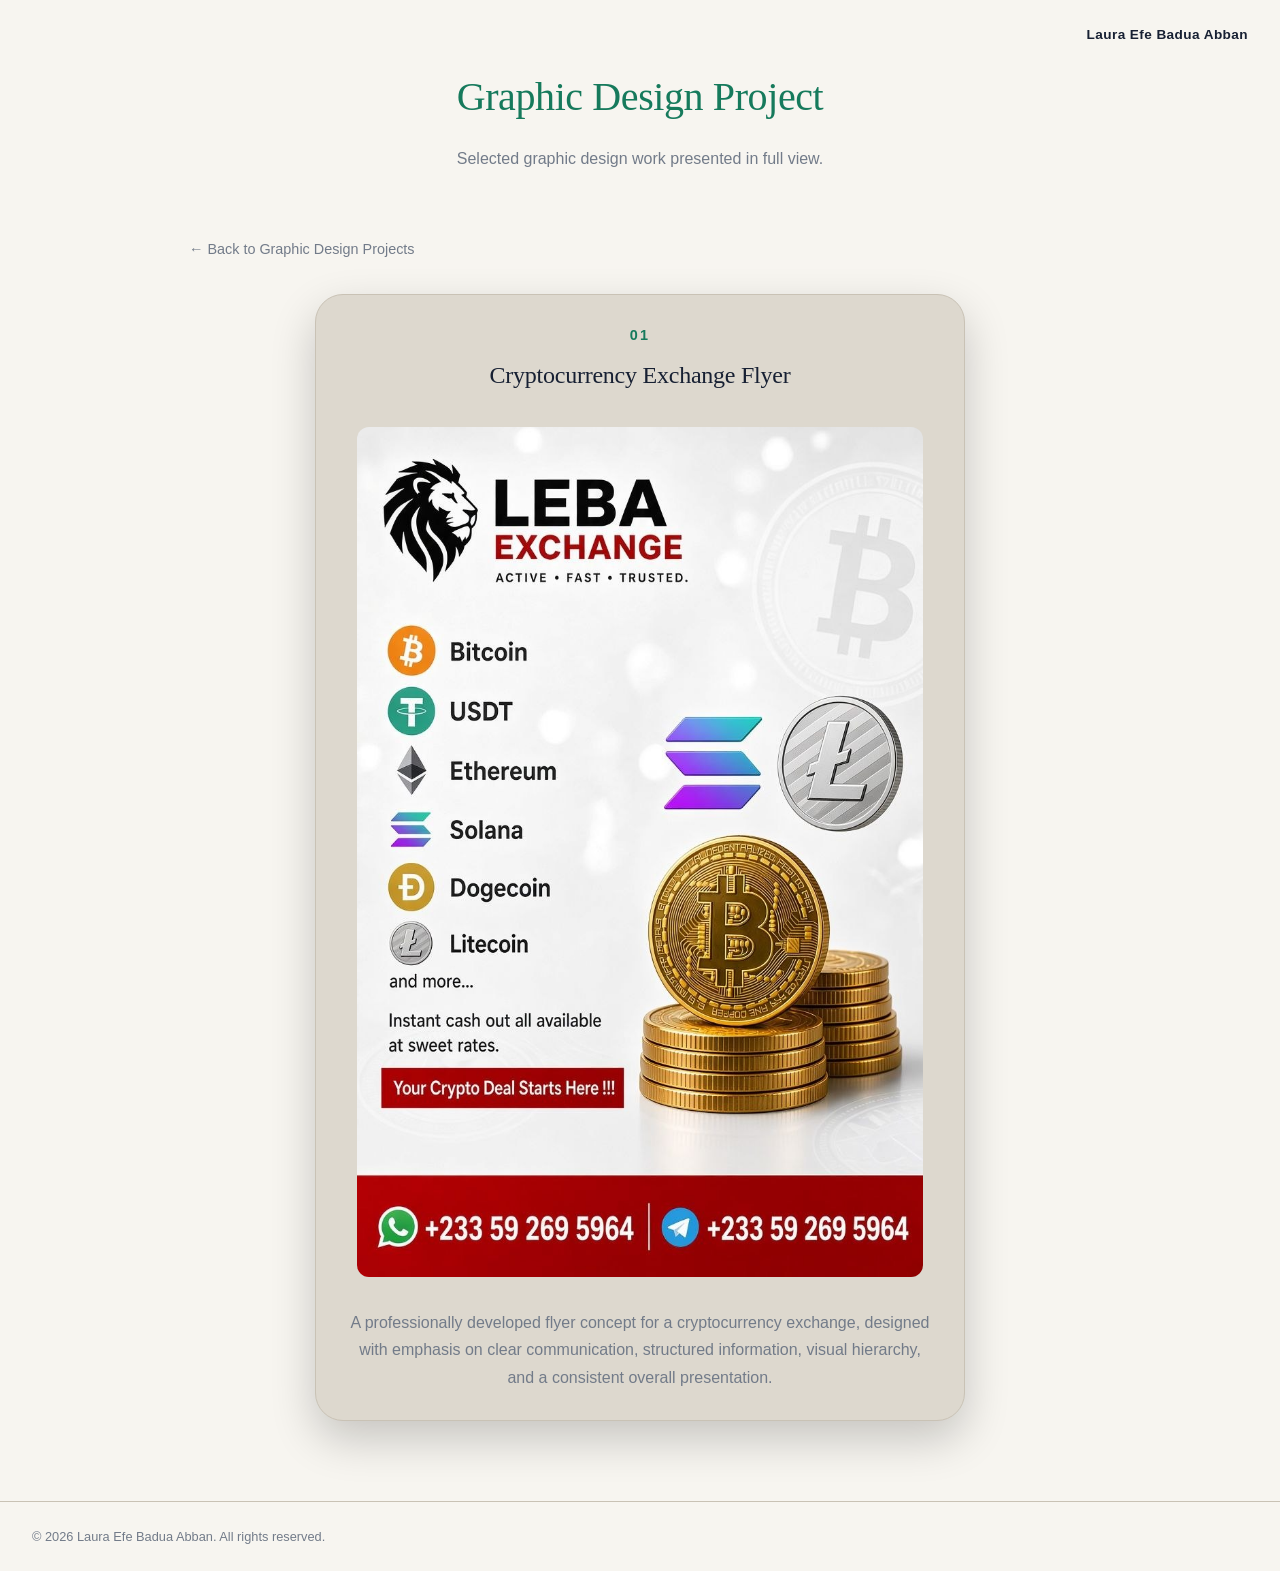
<file: graphic-project-view.html>
<!DOCTYPE html>
<html lang="en">
<head>
  <meta charset="UTF-8">
  <meta name="viewport" content="width=device-width, initial-scale=1.0">

  <title>Graphic Design Project | Laura Efe Badua Abban</title>

  <link rel="stylesheet" href="style.css">
</head>

<body>

  <div class="project-brand">Laura Efe Badua Abban</div>

  <header class="projects-header">
    <h1>Graphic Design Project</h1>
    <p>Selected graphic design work presented in full view.</p>
  </header>

  <main>

    <section class="graphic-project-view">

      <a href="graphic-design.html" class="back-to-projects">
        ← Back to Graphic Design Projects
      </a>

      <div class="graphic-project-view-card">

        <p class="project-number" id="project-number">01</p>

        <h2 id="project-title">Cryptocurrency Exchange Flyer</h2>

        <div class="graphic-project-full-image">
          <img
            id="project-image"
            src="Crypto Exchange Promotional Flyer.jpg"
            alt="Cryptocurrency Exchange Flyer"
          >
        </div>

        <p id="project-description">
          A professionally developed flyer concept for a cryptocurrency exchange,
          designed with emphasis on clear communication, structured information,
          visual hierarchy, and a consistent overall presentation.
        </p>

      </div>

    </section>

  </main>

  <footer class="project-footer">
    <p>© 2026 Laura Efe Badua Abban. All rights reserved.</p>
  </footer>

<script>
  const projects = {
    crypto: {
      number: "01",
      title: "Cryptocurrency Exchange Flyer",
      image: "Crypto Exchange Promotional Flyer.jpg",
      alt: "Cryptocurrency Exchange Promotional Flyer",
      description:
        "A professionally developed flyer concept for a cryptocurrency exchange, designed with emphasis on clear communication, structured information, visual hierarchy, and a consistent overall presentation."
    },

    hair: {
      number: "02",
      title: "Hair Braiding Services Flyer",
      image: "Hair Braiding Services Promotional Flyer.jpg",
      alt: "Hair Braiding Services Promotional Flyer",
      description:
        "A professionally developed flyer design incorporating service information, imagery, structured layout, and visual elements to create a clear and polished presentation."
    },

    food: {
      number: "03",
      title: "Food Flyer",
      image: "Food Promotional Flyer.jpg",
      alt: "Food Promotional Flyer",
      description:
        "A food-focused design created to present the featured offering through strong visual composition, appropriate imagery, and concise supporting information."
    },

    realestate: {
      number: "04",
      title: "Real Estate Flyer",
      image: "real-estate-flyer.jpg",
      alt: "Real Estate Flyer",
      description:
        "A real estate promotional flyer designed to present property information clearly while creating a strong visual impression for potential buyers."
    },

    car: {
      number: "05",
      title: "Car Sale Flyer",
      image: "car-sale-flyer.jpg",
      alt: "Car Sale Flyer",
      description:
        "A car sales promotional flyer designed to showcase vehicle information and create a clear, engaging presentation for potential buyers."
    },

    event: {
      number: "06",
      title: "Event Planning Flyer",
      image: "event-planning-flyer.jpg",
      alt: "Event Planning Flyer",
      description:
        "An event planning and décor flyer created to showcase event services, highlight the visual experience, and communicate the brand’s approach to creating memorable occasions."
    }
  };

  const params = new URLSearchParams(window.location.search);
  const projectKey = params.get("project");

  const project = projects[projectKey] || projects.crypto;

  document.getElementById("project-number").textContent = project.number;
  document.getElementById("project-title").textContent = project.title;

  const projectImage = document.getElementById("project-image");

  projectImage.src = project.image;
  projectImage.alt = project.alt;

  document.getElementById("project-description").textContent =
    project.description;
</script>

</body>
</html>
</file>
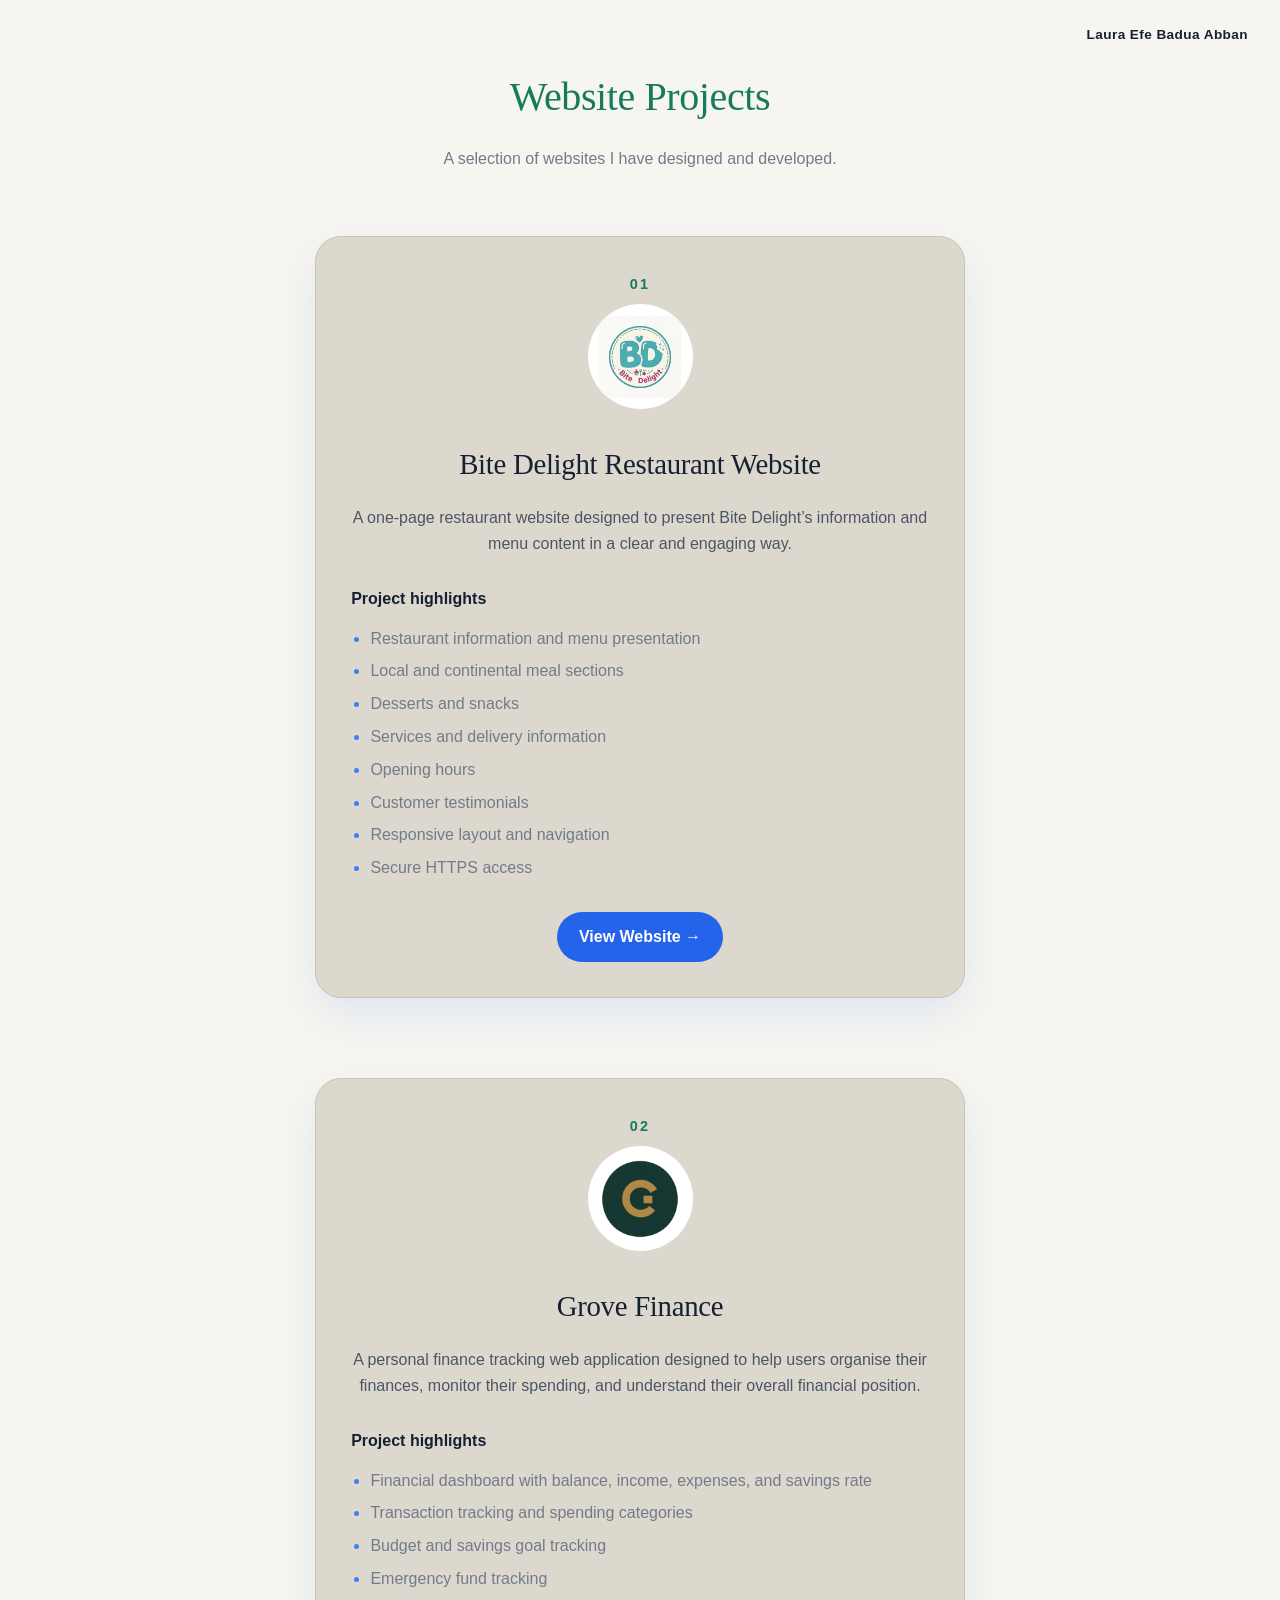
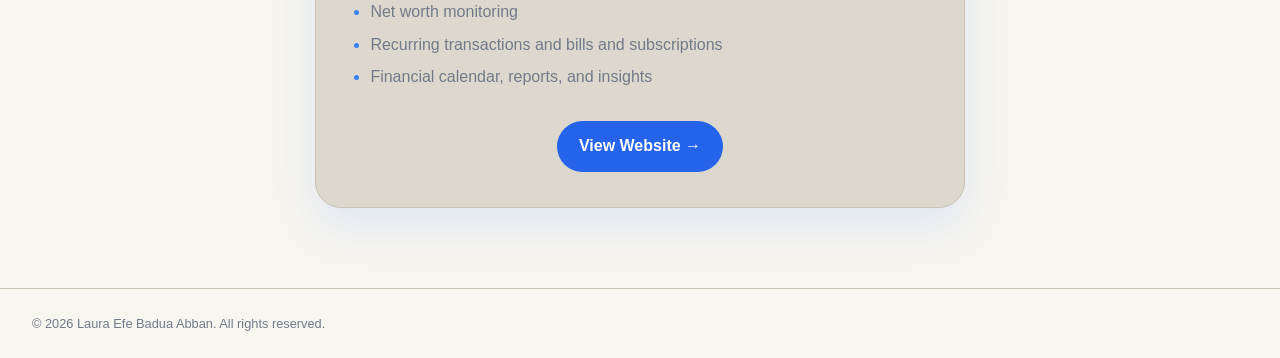
<file: website-projects.html>
<!DOCTYPE html>
<html lang="en">
<head>
<meta charset="UTF-8">
<meta name="viewport" content="width=device-width,initial-scale=1.0">
<title>Website Projects | Laura Efe Badua Abban</title>
<link rel="stylesheet" href="style.css">
</head>

<body>

<div class="project-brand">Laura Efe Badua Abban</div>

<header class="projects-header">
<h1>Website Projects</h1>
<p>A selection of websites I have designed and developed.</p>
</header>

<main>

<!-- PROJECT 01: BITE DELIGHT -->

<section class="website-project-card">
<p class="project-number">01</p>

<div class="website-project-logo">
  <img src="bite-delight-logo.jpg" alt="Bite Delight Restaurant logo">
</div>

<h2>Bite Delight Restaurant Website</h2>

<p class="project-overview">
  A one-page restaurant website designed to present Bite Delight’s
  information and menu content in a clear and engaging way.
</p>

<div class="project-highlights">
  <p><strong>Project highlights</strong></p>
  <ul>
    <li>Restaurant information and menu presentation</li>
    <li>Local and continental meal sections</li>
    <li>Desserts and snacks</li>
    <li>Services and delivery information</li>
    <li>Opening hours</li>
    <li>Customer testimonials</li>
    <li>Responsive layout and navigation</li>
    <li>Secure HTTPS access</li>
  </ul>
</div>

<a href="https://bitedelight.rf.gd/"
   target="_blank"
   rel="noopener noreferrer">
  View Website →
</a>

</section>

<!-- PROJECT 02: GROVE FINANCE -->

<section class="website-project-card">
<p class="project-number">02</p>

<div class="website-project-logo">
  <img src="grove-finance.png" alt="Grove Finance personal finance tracking dashboard">
</div>

<h2>Grove Finance</h2>

<p class="project-overview">
  A personal finance tracking web application designed to help users
  organise their finances, monitor their spending, and understand their
  overall financial position.
</p>

<div class="project-highlights">
  <p><strong>Project highlights</strong></p>
  <ul>
    <li>Financial dashboard with balance, income, expenses, and savings rate</li>
    <li>Transaction tracking and spending categories</li>
    <li>Budget and savings goal tracking</li>
    <li>Emergency fund tracking</li>
    <li>Net worth monitoring</li>
    <li>Recurring transactions and bills and subscriptions</li>
    <li>Financial calendar, reports, and insights</li>
  </ul>
</div>

<a href="https://grovefinance.vercel.app/"
   target="_blank"
   rel="noopener noreferrer">
  View Website →
</a>

<p class="project-note">
  
</p>

</section>

</main>

<footer class="project-footer">
  <p>© 2026 Laura Efe Badua Abban. All rights reserved.</p>
</footer>

</body>
</html>
</file>
<file: style.css>
/* =========================================================
   Laura Efe Badua Abban — Portfolio Stylesheet
   ========================================================= */

:root {
  --navy-950: #f7f5f0;
  --navy-900: #eeeae2;
  --navy-800: #ddd8ce;
  --navy-700: #c9c2b5;

  --white: #172033;
  --ink-100: #f7f5f0;
  --ink-300: #4b5565;
  --ink-400: #727b89;

  --accent: #167a5c;
  --accent-soft: rgba(22, 122, 92, 0.10);

  --font-display: "Newsreader", Georgia, serif;
  --font-body: "Inter", -apple-system, BlinkMacSystemFont, "Segoe UI", sans-serif;

  --max-width: 1100px;
  --section-pad: 6.5rem;
  --radius: 6px;
}


/* ---------- Reset ---------- */

* {
  margin: 0;
  padding: 0;
  box-sizing: border-box;
}

html {
  scroll-behavior: smooth;
  scroll-padding-top: 84px;
}

body {
  background: var(--navy-950);
  color: var(--ink-300);
  font-family: var(--font-body);
  font-size: 16px;
  line-height: 1.65;
  -webkit-font-smoothing: antialiased;
  overflow-x: hidden;
}

a {
  color: inherit;
  text-decoration: none;
}

ul {
  list-style: none;
}

img {
  max-width: 100%;
  display: block;
}

:focus-visible {
  outline: 2px solid var(--accent);
  outline-offset: 3px;
}

h1,
h2,
h3 {
  font-family: var(--font-display);
  color: var(--white);
  font-weight: 500;
  letter-spacing: -0.01em;
}

@media (prefers-reduced-motion: reduce) {
  html {
    scroll-behavior: auto;
  }

  * {
    animation: none !important;
    transition: none !important;
  }
}


/* ---------- Shared Layout ---------- */

.section-inner,
.nav-wrap,
.footer-inner {
  max-width: var(--max-width);
  margin: 0 auto;
  padding-left: 1.75rem;
  padding-right: 1.75rem;
}

.section {
  padding: var(--section-pad) 0;
  border-bottom: 1px solid var(--navy-800);
}

.section-alt {
  background: var(--navy-900);
}

.section-label {
  font-family: var(--font-body);
  font-size: 0.9rem;
  font-weight: 600;
  color: var(--accent);
  margin-bottom: 0.75rem;
}

.section-title {
  font-size: clamp(1.7rem, 3vw, 2.4rem);
  max-width: 22ch;
  margin-bottom: 1.5rem;
}

.section-intro {
  max-width: 60ch;
  color: var(--ink-300);
  margin-bottom: 2.5rem;
  font-size: 1.05rem;
}


/* ---------- Buttons ---------- */

.btn {
  display: inline-block;
  padding: 0.85rem 1.7rem;
  border-radius: var(--radius);
  font-weight: 600;
  font-size: 0.98rem;
  border: 1px solid transparent;
  transition:
    background 0.25s ease,
    border-color 0.25s ease,
    color 0.25s ease,
    transform 0.25s ease,
    box-shadow 0.25s ease;
}

.btn-primary {
  background: var(--accent);
  color: var(--navy-950);
}

.btn-primary:hover {
  background: #6fe0b8;
}

.btn-ghost {
  border-color: var(--navy-700);
  color: var(--white);
}

.btn-ghost:hover {
  border-color: var(--accent);
  color: var(--accent);
}


/* ---------- Header / Navigation ---------- */

.site-header {
  position: sticky;
  top: 0;
  z-index: 100;
  background: #172033
  backdrop-filter: blur(8px);
  border-bottom: none;
}

.nav-wrap {
  display: flex;
  align-items: center;
  justify-content: space-between;
  height: 72px;
  background: #ffffff
  padding: 0.65rem 1rem;
  border-radius: 18px;
  border: 1px solid #d6d0c6
  box-shadow: 0 4px 14px rgba(0, 0, 0, 0.08);
}

.nav-logo {
  font-family: var(--font-display);
  font-size: 1.15rem;
  color: #ffffff
  font-weight: 500;
  white-space: nowrap;
  background: #24324a
  padding: 0.45rem 0.8rem;
  border-radius:999px;
}

.nav-menu {
  display: flex;
  align-items: center;
  gap: 2.4rem;
}

.nav-link {
  font-size: 0.95rem;
  color: var(--ink-300);
  transition: color 0.15s ease;
}

.nav-link:hover {
  color: var(--white);
}

.nav-cta {
  padding: 0.6rem 1.25rem;
  border: 1px solid var(--navy-700);
  border-radius: 999px;
  color: var(--white);
}

.nav-cta:hover {
  border-color: var(--accent);
  color: var(--accent);
}

.nav-toggle {
  display: none;
  flex-direction: column;
  gap: 5px;
  background: none;
  border: none;
  cursor: pointer;
  padding: 0.5rem;
}

.nav-toggle span {
  width: 22px;
  height: 2px;
  background: var(--white);
  transition: transform 0.2s ease, opacity 0.2s ease;
}


/* ---------- Hero ---------- */

.hero {
  position: relative;
  overflow: hidden;
  padding: 7rem 1.75rem 6rem;
  display: flex;
  align-items: center;
  min-height: 72vh;
  background-image: url("hero-background.jpg");
  background-size: cover;
  background-position: center;
  background-repeat: no-repeat;
}

.hero-chart {
  position: absolute;
  inset: 0;
  opacity: 0.4;
  pointer-events: none;
}

.hero-chart svg {
  width: 100%;
  height: 100%;
}

.wick {
  stroke: var(--navy-700);
  stroke-width: 2;
}

.candle {
  rx: 1;
}

.candle-up {
  fill: var(--accent-soft);
  stroke: var(--accent);
  stroke-width: 1.2;
}

.candle-down {
  fill: var(--navy-800);
  stroke: var(--navy-700);
  stroke-width: 1.2;
}

.hero::before {
  content: "";
  position: absolute;
  inset: 0;
  background: rgba(20, 14, 10, 0.38);
  z-index: 0;
}

.hero::after {
  content: "";
  position: absolute;
  inset: 0;
  background: linear-gradient(
    180deg,
    rgba(8, 19, 38, 0.2) 0%,
    var(--navy-950) 85%
  );
  z-index: 0;
}

.hero > * {
  position: relative;
  z-index: 1;
}

.hero-inner {
  position: relative;
  z-index: 1;
  max-width: 780px;
  margin: 0 auto;
  width: 100%;
}

.hero-name {
  font-size: clamp(1.8rem, 8vw, 3rem);
  line-height: 1.05;
  margin-bottom: 1.5rem;
}

.hero-tagline {
  font-size: 1.15rem;
  color: var(--ink-300);
  max-width: 56ch;
  margin-bottom: 2.5rem;
}

.hero-actions {
  display: flex;
  flex-direction: row;
  align-items: center;
  gap: 1rem;
  flex-wrap: wrap;
}


/* ---------- About ---------- */

.about-grid {
  display: grid;
  grid-template-columns: 260px 1fr;
  gap: 3.5rem;
  align-items: start;
}

.photo-frame {
  width: 100%;
}

.photo-placeholder {
  width: 100%;
  aspect-ratio: 1 / 1;
  border: 1.5px dashed var(--navy-700);
  border-radius: var(--radius);
  background: var(--navy-900);
  display: flex;
  align-items: center;
  justify-content: center;
}

.photo-real {
  width: 100%;
  aspect-ratio: 1 / 1;
  object-fit: cover;
  border-radius: var(--radius);
}

.about-text p {
  margin-bottom: 1.1rem;
  max-width: 62ch;
}

.about-text p:last-child {
  margin-bottom: 0;
}


/* ---------- Cards ---------- */

.cards-grid {
  display: grid;
  grid-template-columns: repeat(2, 1fr);
  gap: 1.5rem;
}

.skill-card,
.project-card {
  background: #172033
    var(--navy-800),
    #101d35
  );
  border: 1px solid rgba(255, 255, 255, 0.06);
  border-radius: 22px;
  padding: 2rem;
  box-shadow: 0 12px 30px rgba(0, 0, 0, 0.18);
  transition:
    transform 0.35s ease,
    box-shadow 0.35s ease,
    border-color 0.35s ease;
}

.project-card {
  background: linear-gradient(
    160deg,
    ##eeeae2;
    #0d192e
  );
  border: 1px solid rgba(255, 255, 255, 0.08);
  border-radius: 28px;
  padding: 2.2rem;
  min-height: 250px;
  position: relative;
  overflow: hidden;
}

.skill-card:hover,
.project-card:hover {
  transform: translateY(-8px) scale(1.01);
  box-shadow:
  0 18px 35px rgba(140, 128, 108, 0.45),
  0 0 18px rgba(238, 234, 226, 0.9);
}

.skill-card h3,
.project-card h3 {
  font-size: 1.2rem;
  margin-bottom: 0.7rem;
  color: #172033;
}

.skill-card p {
  font-size: 0.98rem;
  color: #111827
}

.projects-grid {
  grid-template-columns: repeat(3, 1fr);
}

.project-category-title {
  color: var(--accent);
  font-size: 1.4rem;
  font-weight: 600;
  white-space: nowrap;
}

.project-tag {
  font-size: 0.8rem;
  font-weight: 600;
  color: var(--accent);
  margin-bottom: 0.9rem;
}

.project-link {
  display: inline-block;
  margin-top: 1rem;
  font-weight: 600;
  color: var(--white);
  font-size: 0.95rem;
  border-bottom: 1px solid var(--navy-700);
  padding-bottom: 2px;
}

.project-link:hover {
  color: var(--accent);
  border-color: var(--accent);
}

.project-card-muted {
  background: transparent;
  border-style: dashed;
}

.project-card-muted p {
  color: var(--ink-400);
}


/* ---------- Learning / Certifications ---------- */

.learning-list {
  display: flex;
  flex-direction: column;
  gap: 1.25rem;
  max-width: 760px;
}

.learning-item {
  display: grid;
  grid-template-columns: 140px 1fr;
  gap: 1.5rem;
  align-items: start;
  padding: 1.5rem 0;
  border-top: 1px solid var(--navy-800);
}

.learning-item:first-child {
  border-top: none;
}

.learning-item h3 {
  font-size: 1.1rem;
  margin-bottom: 0.4rem;
}

.learning-item p {
  font-size: 0.97rem;
  color: var(--ink-300);
}

.status-badge {
  display: inline-block;
  font-size: 0.78rem;
  font-weight: 600;
  padding: 0.35rem 0.75rem;
  border-radius: 999px;
  white-space: nowrap;
  height: fit-content;
}

.status-progress {
  background: var(--accent-soft);
  color: var(--accent);
  border: 1px solid rgba(79, 209, 165, 0.35);
}


/* ---------- Contact ---------- */

.contact-inner {
  text-align: center;
}

.contact-email-btn {
  font-family: var(--font-body);
}

.contact-qr {
  margin-left: auto;
  margin-right: 4rem;
  margin-top: -2rem;
  text-align: center;
  width: 140px;
}

.contact-qr img {
  width: 120px;
  height: 120px;
  object-fit: contain;
}

.contact-qr p {
  margin-top: 0.7rem;
  font-size: 0.8rem;
  color: var(--ink-400);
}


/* ---------- Footer ---------- */

.site-footer {
  background: var(--navy-900);
  padding: 3rem 0;
}

.footer-inner {
  display: flex;
  flex-wrap: wrap;
  align-items: center;
  justify-content: space-between;
  gap: 1.25rem;
}

.footer-name {
  font-family: var(--font-body);
  color: var(--white);
  font-size: 1.1rem;
  font-weight: 400;
  letter-spacing: 0.03em;
  line-height: 1.3;
  margin: 0;
}

.footer-nav {
  display: flex;
  gap: 1.5rem;
  flex-wrap: nowrap;
  white-space: nowrap;
}

.footer-nav a {
  font-size: 0.9rem;
  color: var(--ink-300);
}

.footer-nav a:hover {
  color: var(--accent);
}

.footer-copy {
  width: 100%;
  font-size: 0.85rem;
  color: var(--ink-400);
  padding-top: 1.5rem;
  border-top: 1px solid var(--navy-800);
  margin-top: 0.5rem;
}


/* ---------- Additional Project Pages ---------- */

.projects-header {
  text-align: center;
  padding: 4rem 1.5rem 2rem;
}

.projects-header h1 {
  color: var(--accent);
  font-size: 2.5rem;
  margin-bottom: 1rem;
}

.projects-header p {
  color: var(--ink-400);
  max-width: 650px;
  margin: 0 auto;
}

.project-number {
  color: var(--accent);
  font-size: 0.9rem;
  font-weight: 700;
  letter-spacing: 0.15em;
  margin-bottom: 0.5rem;
}

.project-brand {
  position: absolute;
  top: 1.5rem;
  right: 2rem;
  color: var(--white);
  font-size: 0.85rem;
  font-weight: 600;
  letter-spacing: 0.03em;
}

.project-footer {
  margin-top: 4rem;
  padding: 1.5rem 2rem;
  text-align: left;
  border-top: 1px solid var(--navy-700);
}

.project-footer p {
  margin: 0;
  color: var(--ink-400);
  font-size: 0.8rem;
}


/* ---------- Website Project ---------- */

.website-project-card {
  max-width: 650px;
  margin: 2rem auto 5rem;
  padding: 2.2rem;
  background: var(--navy-800);
  border: 1px solid var(--navy-700);
  border-radius: 26px;
  text-align: center;
  box-shadow: 0 18px 45px rgba(59, 130, 246, 0.12);
  transition: transform 0.35s ease, box-shadow 0.35s ease;
}

.website-project-card:hover {
  transform: translateY(-8px);
  box-shadow: 0 24px 55px rgba(59, 130, 246, 0.22);
}

.website-project-card h2 {
  font-size: 1.8rem;
  margin-bottom: 1rem;
}

.website-project-logo {
  width: 105px;
  height: 105px;
  margin: 0 auto 2rem;
  display: flex;
  align-items: center;
  justify-content: center;
  background: #ffffff;
  border-radius: 50%;
  padding: 0.7rem;
  overflow: hidden;
}

.website-project-logo img {
  width: 100%;
  height: 100%;
  object-fit: contain;
  display: block;
}

.website-project-card a {
  display: inline-block;
  margin-top: 1.5rem;
  padding: 0.75rem 1.4rem;
  border-radius: 999px;
  background: #2563eb;
  color: #ffffff;
  text-decoration: none;
  font-weight: 600;
  transition:
    transform 0.3s ease,
    box-shadow 0.3s ease,
    background 0.3s ease;
}

.website-project-card a:hover {
  background: #3b82f6;
  transform: translateY(-3px);
  box-shadow: 0 10px 25px rgba(59, 130, 246, 0.3);
}

.project-highlights {
  margin-top: 1.8rem;
  text-align: left;
}

.project-highlights > p {
  margin-bottom: 0.8rem;
  color: var(--white);
  font-weight: 700;
}

.project-highlights ul {
  margin: 0;
  padding-left: 1.2rem;
  color: var(--ink-400);
  list-style: disc;
}

.project-highlights li {
  margin-bottom: 0.45rem;
  line-height: 1.6;
}

.project-highlights li::marker {
  color: #3b82f6;
}


/* ---------- Graphic Design Projects ---------- */

.graphic-projects-grid {
  width: min(1100px, calc(100% - 3rem));
  margin: 2rem auto 5rem;
  display: grid;
  grid-template-columns: repeat(2, minmax(0, 1fr));
  gap: 2rem;
}

.graphic-project-card {
  background: var(--navy-800);
  border: 1px solid var(--navy-700);
  border-radius: var(--radius);
  overflow: visible;
  display: flex;
  flex-direction: column;
  height: 100%;
  transition: transform 0.35s ease, box-shadow 0.35s ease;
}

.graphic-project-card:hover {
  transform: translateY(-8px);
}

.graphic-project-card img {
  width: 100%;
  height: 340px;
  object-fit: cover;
  display: block;
  border-radius: 24px 24px 0 0;
  transition: transform 0.45s ease, filter 0.45s ease;
}

.graphic-project-content {
  padding: 2rem 2rem 2.2rem;
  flex: 1;
}

.graphic-project-content .project-number {
  margin-top: 0;
  margin-bottom: 0.5rem;
  font-size: 0.8rem;
  font-weight: 700;
  letter-spacing: 0.12em;
  color: var(--ink-400);
}

.graphic-project-content h2 {
  margin-top: 0;
  margin-bottom: 0.9rem;
  font-size: 1.35rem;
  line-height: 1.3;
  color: var(--white);
}

.graphic-project-content p {
  margin: 0;
  color: var(--ink-400);
  line-height: 1.7;
}


/* ---------- Individual Graphic Project Glows ---------- */

.crypto-project-card {
  box-shadow: 0 18px 45px rgba(59, 130, 246, 0.2);
}

.crypto-project-card:hover {
  box-shadow: 0 24px 55px rgba(59, 130, 246, 0.32);
}

.hair-project-card {
  box-shadow: 0 18px 45px rgba(168, 85, 247, 0.12);
}

.hair-project-card:hover {
  box-shadow: 0 24px 55px rgba(168, 85, 247, 0.22);
}

.food-project-card {
  box-shadow: 0 18px 45px rgba(249, 115, 22, 0.12);
}

.food-project-card:hover {
  box-shadow: 0 24px 55px rgba(249, 115, 22, 0.22);
}

.realestate-project-card {
  box-shadow: 0 18px 45px rgba(59, 130, 246, 0.12);
}

.realestate-project-card:hover {
  box-shadow: 0 24px 55px rgba(59, 130, 246, 0.22);
}

.car-project-card {
  box-shadow: 0 18px 45px rgba(148, 163, 184, 0.12);
}

.car-project-card:hover {
  box-shadow: 0 24px 55px rgba(148, 163, 184, 0.22);
}

.event-project-card {
  box-shadow: 0 18px 45px rgba(192, 132, 252, 0.12);
}

.event-project-card:hover {
  box-shadow: 0 24px 55px rgba(192, 132, 252, 0.22);
}


/* ---------- Graphic Project Image Effects ---------- */

.crypto-project-card img {
  filter: saturate(1.05);
}

.crypto-project-card:hover img {
  transform: scale(1.025);
}

.hair-project-card img {
  filter: saturate(1.05);
}

.hair-project-card:hover img {
  transform: scale(1.025);
}

.food-project-card img {
  filter: saturate(1.08);
}

.food-project-card:hover img {
  transform: scale(1.025);
}

.realestate-project-card img {
  filter: saturate(1.03);
}

.realestate-project-card:hover img {
  transform: scale(1.025);
}

.car-project-card img {
  filter: saturate(1.03);
}

.car-project-card:hover img {
  transform: scale(1.025);
}

.event-project-card img {
  filter: saturate(1.05);
}

.event-project-card:hover img {
  transform: scale(1.025);
}


/* ---------- Graphic Project Full View ---------- */

.graphic-project-view {
  max-width: 950px;
  margin: 2rem auto 5rem;
  padding: 0 1.5rem;
}

.back-to-projects {
  display: inline-block;
  margin-bottom: 2rem;
  color: var(--ink-400);
  text-decoration: none;
  font-size: 0.9rem;
  transition: color 0.3s ease;
}

.back-to-projects:hover {
  color: var(--white);
}

.graphic-project-view-card {
  max-width: 650px;
  margin: 0 auto;
  background: var(--navy-800);
  border: 1px solid var(--navy-700);
  border-radius: 28px;
  padding: 1.8rem;
  text-align: center;
  box-shadow: 0 18px 45px rgba(0, 0, 0, 0.2);
}

.graphic-project-view-card h2 {
  margin-bottom: 2rem;
  color: var(--white);
}

.graphic-project-full-image {
  width: 100%;
  display: flex;
  justify-content: center;
  margin-bottom: 2rem;
}

.graphic-project-full-image img {
  max-width: 100%;
  max-height: 850px;
  width: auto;
  height: auto;
  object-fit: contain;
  border-radius: 12px;
  display: block;
}

.graphic-project-view-card > p:last-child {
  max-width: 750px;
  margin: 0 auto;
  color: var(--ink-400);
  line-height: 1.7;
}


/* ---------- Educational Content ---------- */

.educational-content-grid {
  width: min(1100px, calc(100% - 3rem));
  margin: 2rem auto 5rem;
  display: grid;
  grid-template-columns: repeat(2, minmax(0, 1fr));
  gap: 2rem;
}

.educational-content-card {
  background: var(--navy-800);
  border: 1px solid var(--navy-700);
  border-radius: var(--radius);
  overflow: hidden;
  transition: transform 0.2s ease, border-color 0.2s ease;
}

.educational-content-card:hover {
  transform: translateY(-4px);
  border-color: var(--accent);
}

.educational-content-card img {
  width: 100%;
  height: 430px;
  display: block;
  object-fit: contain;
  background: var(--navy-900);
}

.educational-content-details {
  padding: 1.6rem;
}

.educational-content-details .project-number {
  margin-bottom: 0.6rem;
}

.educational-content-details h2 {
  margin-bottom: 0.8rem;
  color: var(--white);
  font-size: 1.35rem;
  line-height: 1.4;
}

.educational-content-details p:not(.project-number) {
  margin-bottom: 1rem;
  color: var(--ink-400);
  line-height: 1.7;
}

.educational-content-details a {
  display: inline-block;
  color: var(--white);
  font-size: 0.95rem;
  font-weight: 600;
  border-bottom: 1px solid var(--navy-700);
  padding-bottom: 2px;
  transition: color 0.15s ease, border-color 0.15s ease;
}

.educational-content-details a:hover {
  color: var(--accent);
  border-color: var(--accent);
}


/* ---------- Scroll Reveal ---------- */

.reveal {
  opacity: 0;
  transform: translateY(80px) scale(0.97);
  transition: opacity 0.8s ease, transform 0.8s ease;
}

.reveal.show {
  opacity: 1;
  transform: translateY(0) scale(1);
}


/* ---------- Hero Staged Animation ---------- */

.hero-item {
  opacity: 0;
  transform: translateY(35px);
  animation: heroReveal 1s ease forwards;
}

.hero-name-item {
  animation-delay: 2s;
}

.hero-tagline-item {
  animation-delay: 11.8s;
}

.hero-actions-item {
  animation-delay: 4s;
}

.hero-actions-item .btn-primary:first-child {
  opacity: 0;
  transform: translateY(20px);
  animation: heroButtonReveal 0.7s ease forwards;
  animation-delay: 13.2s;
}

.hero-actions-item .btn-primary:last-child {
  opacity: 0;
  transform: translateY(20px);
  animation: heroButtonReveal 0.7s ease forwards;
  animation-delay: 14s;
}

.hero-actions-item .btn-ghost {
  opacity: 0;
  transform: translateY(20px);
  animation: heroButtonReveal 0.7s ease forwards;
  animation-delay: 14s;
}

@keyframes heroReveal {
  to {
    opacity: 1;
    transform: translateY(0);
  }
}

@keyframes heroButtonReveal {
  to {
    opacity: 1;
    transform: translateY(0);
  }
}


/* ---------- About Staged Animation ---------- */

#about.reveal.show .about-reveal {
  opacity: 0;
  transform: translateY(35px);
  animation: aboutReveal 0.9s ease forwards;
}

#about.reveal.show .about-heading {
  animation-delay: 0.2s;
}

#about.reveal.show .about-paragraph-1 {
  animation-delay: 1.1s;
}

#about.reveal.show .about-paragraph-2 {
  animation-delay: 2s;
}

#about.reveal.show .about-paragraph-3 {
  animation-delay: 2.9s;
}

@keyframes aboutReveal {
  to {
    opacity: 1;
    transform: translateY(0);
  }
}


/* ---------- What I Do Staged Animation ---------- */

#what-i-do.reveal.show .whatido-reveal {
  opacity: 0;
  transform: translateY(35px);
  animation: whatidoReveal 0.8s ease forwards;
}

#what-i-do.reveal.show .whatido-reveal:nth-child(1) {
  animation-delay: 0.2s;
}

#what-i-do.reveal.show .whatido-reveal:nth-child(2) {
  animation-delay: 0.8s;
}

#what-i-do.reveal.show .whatido-reveal:nth-child(3) {
  animation-delay: 1.4s;
}

#what-i-do.reveal.show .whatido-reveal:nth-child(4) {
  animation-delay: 2s;
}

#what-i-do.reveal.show .whatido-reveal:nth-child(5) {
  animation-delay: 2.6s;
}

#what-i-do.reveal.show .whatido-reveal:nth-child(6) {
  animation-delay: 3.2s;
}

@keyframes whatidoReveal {
  to {
    opacity: 1;
    transform: translateY(0);
  }
}


/* ---------- Projects Staged Animation ---------- */

#projects.reveal.show .projects-reveal {
  opacity: 0;
  transform: translateY(35px);
  animation: projectsReveal 0.8s ease forwards;
}

#projects.reveal.show .projects-reveal:nth-child(1) {
  animation-delay: 0.2s;
}

#projects.reveal.show .projects-reveal:nth-child(2) {
  animation-delay: 0.8s;
}

#projects.reveal.show .projects-reveal:nth-child(3) {
  animation-delay: 1.4s;
}

@keyframes projectsReveal {
  to {
    opacity: 1;
    transform: translateY(0);
  }
}


/* ---------- Name Word-by-Word Animation ---------- */

.name-word {
  display: inline-block;
  opacity: 0;
  transform: translateY(25px);
  animation: nameWordReveal 0.6s ease forwards;
}

.name-word-1 {
  animation-delay: 7.5s;
}

.name-word-2 {
  animation-delay: 8.3s;
}

.name-word-3 {
  animation-delay: 9.1s;
}

.name-word-4 {
  animation-delay: 9.9s;
}

@keyframes nameWordReveal {
  to {
    opacity: 1;
    transform: translateY(0);
  }
}


/* ---------- Opening Preloader ---------- */

.preloader {
  position: fixed;
  inset: 0;
  z-index: 9999;
  background: #2b211d;
  color: #dbeafe;
  display: grid;
  place-items: center;
  transition: transform 1s cubic-bezier(0.76, 1, 0.24, 1);
}

.preloader-content {
  width: min(90%, 900px);
  text-align: center;
}

.preloader-name {
  margin: 0;
  font-size: clamp(1.5rem, 4vw, 4rem);
  white-space: nowrap;
  font-weight: 800;
  line-height: 0.95;
  letter-spacing: -0.04em;
  color: #dbeafe;
}

.preloader-label {
  margin: 1.5rem 0 3.5rem;
  font-size: 0.85rem;
  font-weight: 600;
  letter-spacing: 0.3em;
  color: #93c5fd;
}

.preloader-count {
  font-size: clamp(4rem, 10vw, 8rem);
  font-weight: 700;
  line-height: 1;
  letter-spacing: -0.05em;
  color: #bfdbfe;
}

.preloader.is-done {
  transform: translateY(-100%);
  pointer-events: none;
}


/* =========================================================
   RESPONSIVE
   ========================================================= */

@media (max-width: 860px) {

  :root {
    --section-pad: 4.5rem;
  }

  .cards-grid {
    grid-template-columns: 1fr 1fr;
  }

  .projects-grid {
    grid-template-columns: 1fr 1fr;
  }

  .about-grid {
    grid-template-columns: 1fr;
  }

  .photo-frame {
    max-width: 220px;
  }
}


/* ---------- Tablet / Smaller Screens ---------- */

@media (max-width: 768px) {

  .section-inner,
  .nav-wrap,
  .footer-inner {
    padding-left: 1.25rem;
    padding-right: 1.25rem;
  }

  .graphic-projects-grid {
    width: min(100% - 2rem, 600px);
    grid-template-columns: 1fr;
    gap: 1.5rem;
    margin-top: 1.5rem;
  }

  .graphic-project-card img {
    height: auto;
  }

  .graphic-project-content {
    padding: 1.3rem;
  }

  .graphic-project-content h2 {
    font-size: 1.2rem;
  }

  .educational-content-grid {
    width: min(100% - 2rem, 600px);
    grid-template-columns: 1fr;
    gap: 1.5rem;
    margin-top: 1.5rem;
  }

  .educational-content-card img {
    height: auto;
  }

  .educational-content-details {
    padding: 1.3rem;
  }

  .educational-content-details h2 {
    font-size: 1.2rem;
  }

  .graphic-project-view {
    padding: 0 1rem;
  }

  .graphic-project-view-card {
    padding: 1.5rem;
    border-radius: 22px;
  }

  .graphic-project-full-image img {
    max-height: none;
    width: 100%;
  }
}


/* =========================================================
   MOBILE
   ========================================================= */

@media (max-width: 640px) {

  /* ---------- Main mobile spacing ---------- */

  .section-inner,
  .nav-wrap,
  .footer-inner {
    padding-left: 1rem;
    padding-right: 1rem;
    width: 100%;
  }

  .section {
    padding-top: 4rem;
    padding-bottom: 4rem;
  }


  /* ---------- Navigation ---------- */

  .nav-wrap {
    height: 68px;
  }

  .nav-logo {
    font-size: 1rem;
    max-width: calc(100% - 55px);
    line-height: 1.2;
  }

  .nav-toggle {
    display: flex;
    flex-shrink: 0;
  }

  .nav-menu {
    position: absolute;
    top: 68px;
    left: 0;
    right: 0;
    width: 100%;
    background: var(--navy-900);
    border-bottom: 1px solid rgba(255, 255, 255, 0.08);
    flex-direction: column;
    align-items: flex-start;
    gap: 0;
    padding: 0.5rem 1rem 1.5rem;
    transform: translateY(-8px);
    opacity: 0;
    pointer-events: none;
    transition:
      transform 0.18s ease,
      opacity 0.18s ease;
  }

  .nav-menu.is-open {
    transform: translateY(0);
    opacity: 1;
    pointer-events: auto;
  }

  .nav-menu .nav-link {
    width: 100%;
    padding: 0.85rem 0;
    border-bottom: 1px solid var(--navy-800);
    font-size: 0.95rem;
  }

  .nav-cta {
    margin-top: 0.8rem;
    text-align: center;
    width: 100%;
  }

  .nav-toggle.is-active span:nth-child(1) {
    transform: translateY(7px) rotate(45deg);
  }

  .nav-toggle.is-active span:nth-child(2) {
    opacity: 0;
  }

  .nav-toggle.is-active span:nth-child(3) {
    transform: translateY(-7px) rotate(-45deg);
  }


  /* ---------- Hero ---------- */

  .hero {
    min-height: auto;
    padding: 4.5rem 1rem 4rem;
  }

  .hero-inner {
    width: 100%;
    max-width: none;
  }

  .hero-name {
    font-size: clamp(1.75rem, 9vw, 2.7rem);
    line-height: 1.08;
    margin-bottom: 1.35rem;
    white-space: nowrap;
  }

  .hero-tagline {
    font-size: 1rem;
    line-height: 1.65;
    margin-bottom: 2rem;
    max-width: 100%;
  }

  .hero-actions {
    gap: 0.75rem;
  }

  .hero-actions .btn {
    padding: 0.8rem 1.15rem;
    font-size: 0.9rem;
  }


  /* ---------- Section headings ---------- */

  .section-label {
    font-size: 0.82rem;
    margin-bottom: 0.6rem;
  }

  .section-title {
    font-size: clamp(1.65rem, 7vw, 2.15rem);
    line-height: 1.2;
    max-width: 100%;
    margin-bottom: 1.25rem;
    overflow-wrap: anywhere;
  }

  .section-intro {
    font-size: 0.98rem;
    line-height: 1.65;
    margin-bottom: 2rem;
    max-width: 100%;
  }


  /* ---------- About ---------- */

  .about-grid {
    grid-template-columns: 1fr;
    gap: 2rem;
  }

  .photo-frame {
    max-width: 220px;
  }

  .about-text p {
    max-width: 100%;
    font-size: 0.96rem;
    line-height: 1.7;
  }


  /* ---------- Cards ---------- */

  .cards-grid,
  .projects-grid {
    grid-template-columns: 1fr;
    gap: 1.1rem;
  }

  .skill-card,
  .project-card {
    width: 100%;
    min-width: 0;
    padding: 1.35rem;
    border-radius: 18px;
  }

  .project-card {
    min-height: auto;
    border-radius: 20px;
  }

  .skill-card h3,
  .project-card h3 {
    font-size: 1.15rem;
    line-height: 1.3;
  }

  .skill-card p,
  .project-card p {
    font-size: 0.94rem;
    line-height: 1.7;
    overflow-wrap: anywhere;
  }

  .project-category-title {
    white-space: normal;
    overflow-wrap: anywhere;
    font-size: 1.25rem;
    line-height: 1.3;
  }


  /* ---------- Contact ---------- */

  .contact-inner {
    width: 100%;
  }

  .contact-inner .hero-actions {
    width: 100%;
  }

  .contact-inner .hero-actions .btn {
    width: 100%;
    text-align: center;
  }

  .contact-qr {
    margin-left: 0;
    margin-right: 0;
    margin-top: 2rem;
    width: 140px;
  }


  /* ---------- Footer ---------- */

  .site-footer {
    padding: 2.5rem 0;
  }

  .footer-inner {
    align-items: flex-start;
    gap: 1rem;
  }

  .footer-name {
    width: 100%;
    font-size: 1rem;
  }

  .footer-nav {
    width: 100%;
    gap: 0.75rem;
    flex-wrap: wrap;
    white-space: normal;
  }

  .footer-nav a {
    font-size: 0.8rem;
  }

  .footer-copy {
    white-space: nowrap;
    width: 100%;
    font-size: 0.72rem;
    padding-top: 1rem;
    margin-top: 0.25rem;
    overflow: hidden;
    text-overflow: clip;
  }


  /* ---------- Additional Project Pages ---------- */

  .projects-header {
    padding: 3rem 1rem 1.5rem;
  }

  .projects-header h1 {
    font-size: 2rem;
    line-height: 1.2;
  }

  .projects-header p {
    font-size: 0.95rem;
  }

  .website-project-card {
    width: calc(100% - 2rem);
    margin: 1.5rem auto 4rem;
    padding: 1.35rem;
    border-radius: 20px;
  }

  .website-project-card h2 {
    font-size: 1.5rem;
    line-height: 1.3;
  }

  .website-project-logo {
    width: 90px;
    height: 90px;
    margin-bottom: 1.5rem;
  }


  /* ---------- Graphic Projects ---------- */

  .graphic-projects-grid {
    width: calc(100% - 2rem);
    grid-template-columns: 1fr;
    gap: 1.25rem;
    margin-top: 1.5rem;
    margin-bottom: 4rem;
  }

  .graphic-project-card {
    width: 100%;
    min-width: 0;
  }

  .graphic-project-card img {
    height: auto;
    max-height: none;
  }

  .graphic-project-content {
    padding: 1.25rem;
  }

  .graphic-project-content h2 {
    font-size: 1.2rem;
    line-height: 1.3;
  }

  .graphic-project-content p {
    font-size: 0.93rem;
    line-height: 1.65;
  }


  /* ---------- Graphic Project Full View ---------- */

  .graphic-project-view {
    width: 100%;
    max-width: none;
    margin: 1.5rem auto 4rem;
    padding: 0 1rem;
  }

  .graphic-project-view-card {
    width: 100%;
    padding: 1.25rem;
    border-radius: 20px;
  }

  .graphic-project-view-card h2 {
    font-size: 1.4rem;
    line-height: 1.3;
    margin-bottom: 1.5rem;
  }

  .graphic-project-full-image img {
    width: 100%;
    max-width: 100%;
    height: auto;
  }


  /* ---------- Educational Content ---------- */

  .educational-content-grid {
    width: calc(100% - 2rem);
    grid-template-columns: 1fr;
    gap: 1.25rem;
    margin-top: 1.5rem;
    margin-bottom: 4rem;
  }

  .educational-content-card {
    width: 100%;
    min-width: 0;
  }

  .educational-content-card img {
    height: auto;
    width: 100%;
  }

  .educational-content-details {
    padding: 1.25rem;
  }

  .educational-content-details h2 {
    font-size: 1.2rem;
    line-height: 1.35;
  }

  .educational-content-details p:not(.project-number) {
    font-size: 0.93rem;
    line-height: 1.65;
  }


  /* ---------- Learning / Certifications ---------- */

  .learning-list {
    width: 100%;
  }

  .learning-item {
    grid-template-columns: 1fr;
    gap: 0.6rem;
  }


  /* ---------- Preloader ---------- */

  .preloader-content {
    width: calc(100% - 2rem);
  }

  .preloader-name {
    font-size: clamp(1.1rem, 5.5vw, 2.2rem);
    white-space: normal;
    line-height: 1.05;
  }

  .preloader-label {
    margin: 1.2rem 0 2.5rem;
    font-size: 0.75rem;
  }

  .preloader-count {
    font-size: clamp(3.5rem, 18vw, 6rem);
  }
}


/* ---------- Very Small Phones ---------- */

@media (max-width: 380px) {

  .section-inner,
  .nav-wrap,
  .footer-inner {
    padding-left: 0.85rem;
    padding-right: 0.85rem;
  }

  .hero {
    padding-left: 0.85rem;
    padding-right: 0.85rem;
  }

  .hero-name {
    font-size: 1.7rem;
  }

  .hero-tagline {
    font-size: 0.94rem;
  }

  .skill-card,
  .project-card {
    padding: 1.2rem;
  }

  .footer-copy {
    font-size: 0.67rem;
  }
}

.nav-card {
  background: #cbd5e1 !important;
  padding: 0.65rem 1rem;
  border-radius: 18px;
  border: 1px solid #d6d0c6
  box-shadow: 0 4px 14px rgba(0, 0, 0, 0.08);
}

.nav-card {
  width: 100%
  display:flex;
  box-sizing:border-box;
}

#contact {
  background: #000000
}

#contact h2 {
  color: #ffffff;
}

#contact p {
  color: #9ca3af

  .contact-link {
  display: flex;
  align-items: center;
  gap: 0.9rem;
  color: #ffffff;
  text-decoration: none;
  font-size: 1rem;
  line-height: 1.5;
  margin-bottom: 1rem;
}

.contact-link:hover {
  color: #ffffff;
}

.contact-icon {
  width: 22px;
  min-width: 22px;
  height: 22px;
  font-size: 1.25rem;
  color: #ffffff;
  text-align: center;
}

.whatsapp-icon {
  width: 22px; !important;
  min-width: 22px; !important;
  height: 22px; !important;
  padding: 4px;
  box-sizing: border-box;
  border-radius: 50%
  background: #25D366;
  color: #ffffff;
}

text-align: center;
.contact-link span {
  color: #f3f4f6;
  font-size: 1rem;
  font-weight: 500;
}

.contact-link {
  display: flex;
  flex-direction: column;
  align-items: flex-start;
  gap: 1rem;
  width: 100%;
}

.whatsapp-icon {
  width: 22px;
  min-width: 22px;
  height: 22px;
  padding: 4px;
  box-sizing: border-box;
  border-radius: 50%;
  background: #25D366;
  color: #ffffff;
}

#contact .contact-intro {
  max-width: 850px;
  margin-left: auto;
  margin-right: auto;
  text-align: center;
}
</file>
